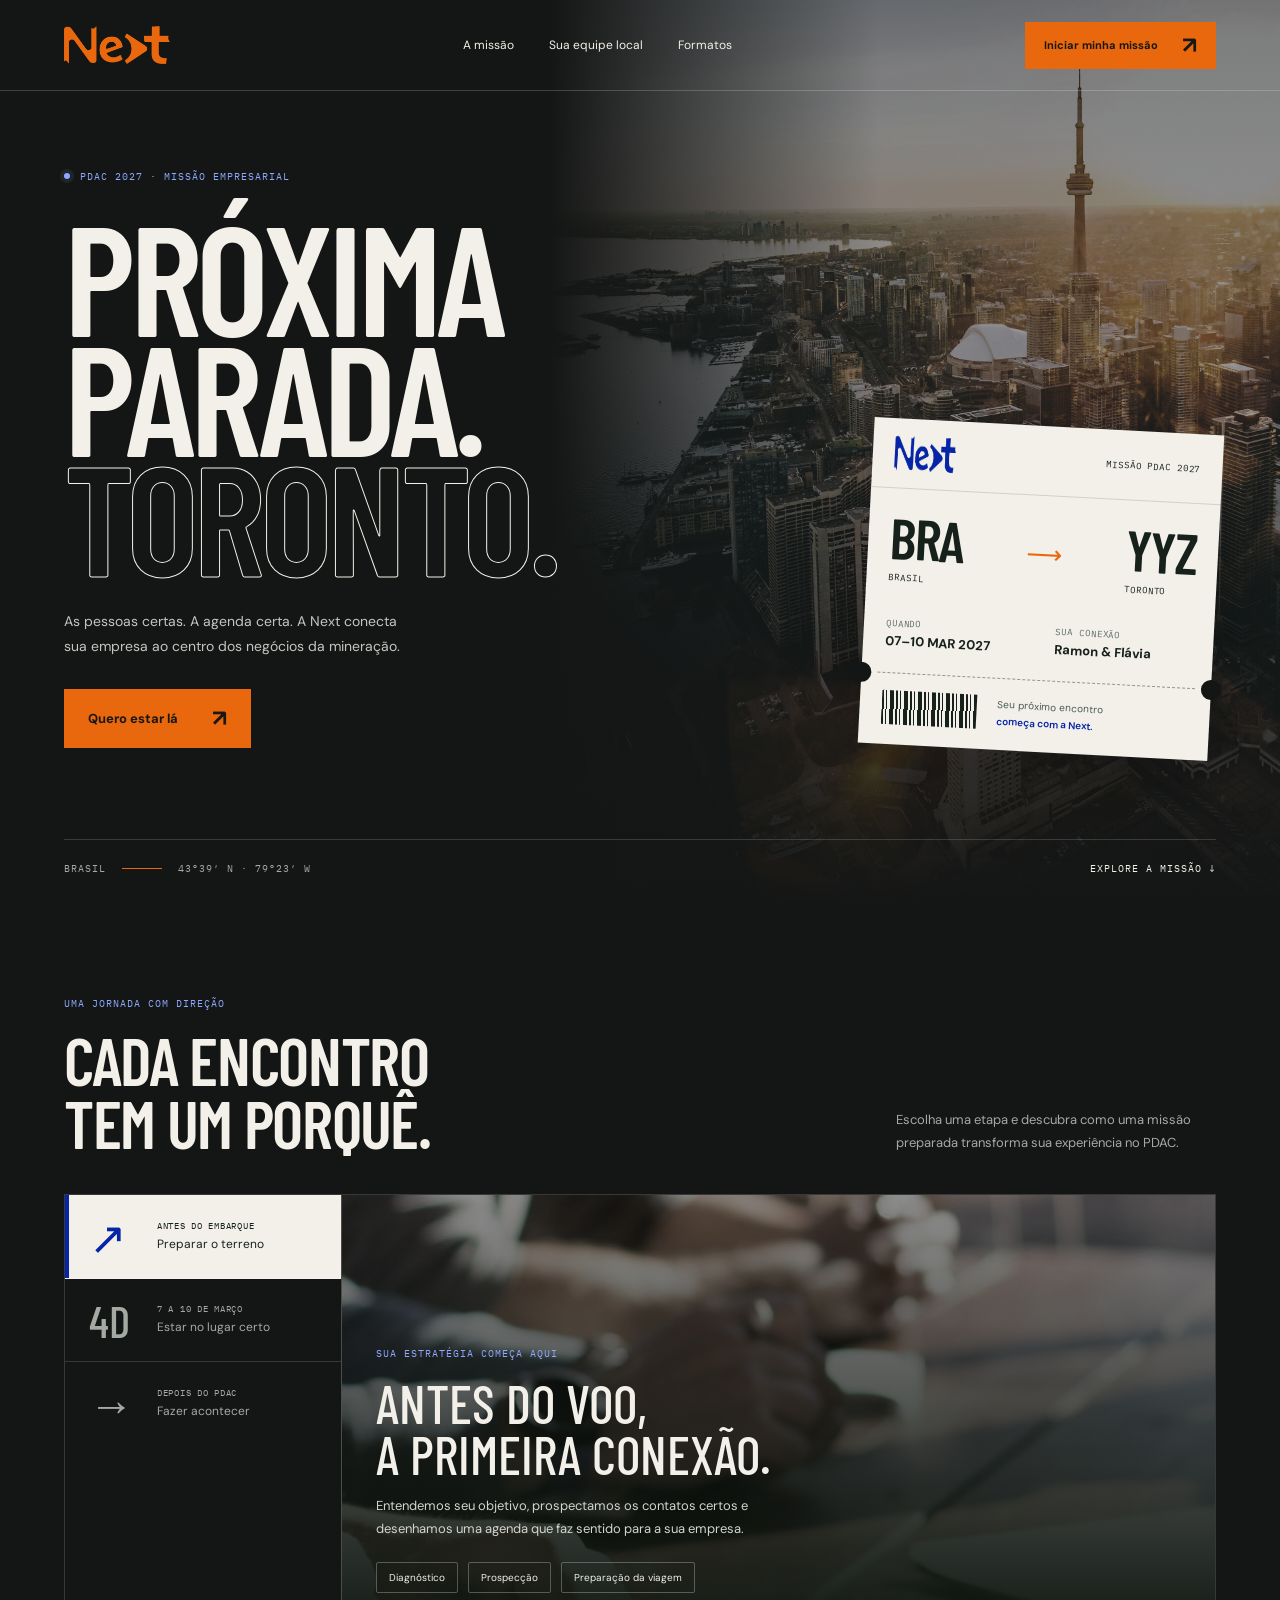
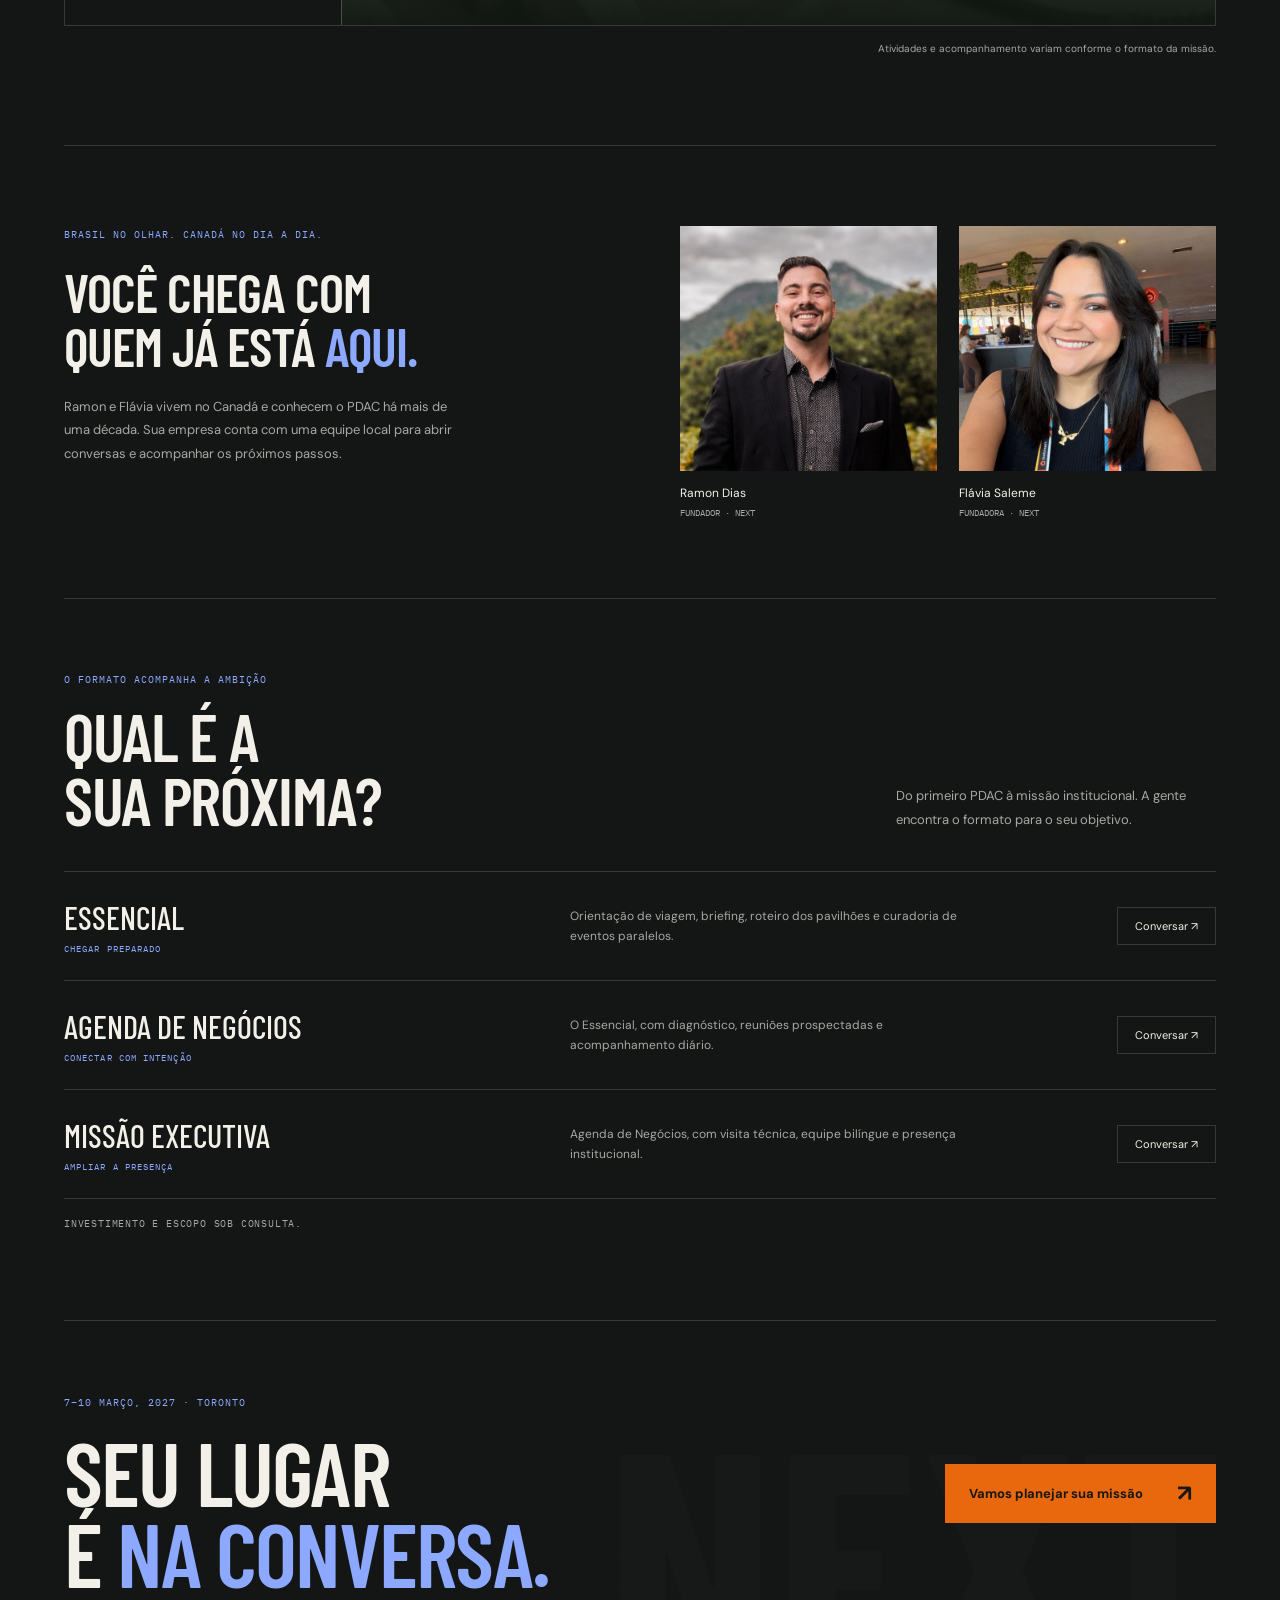
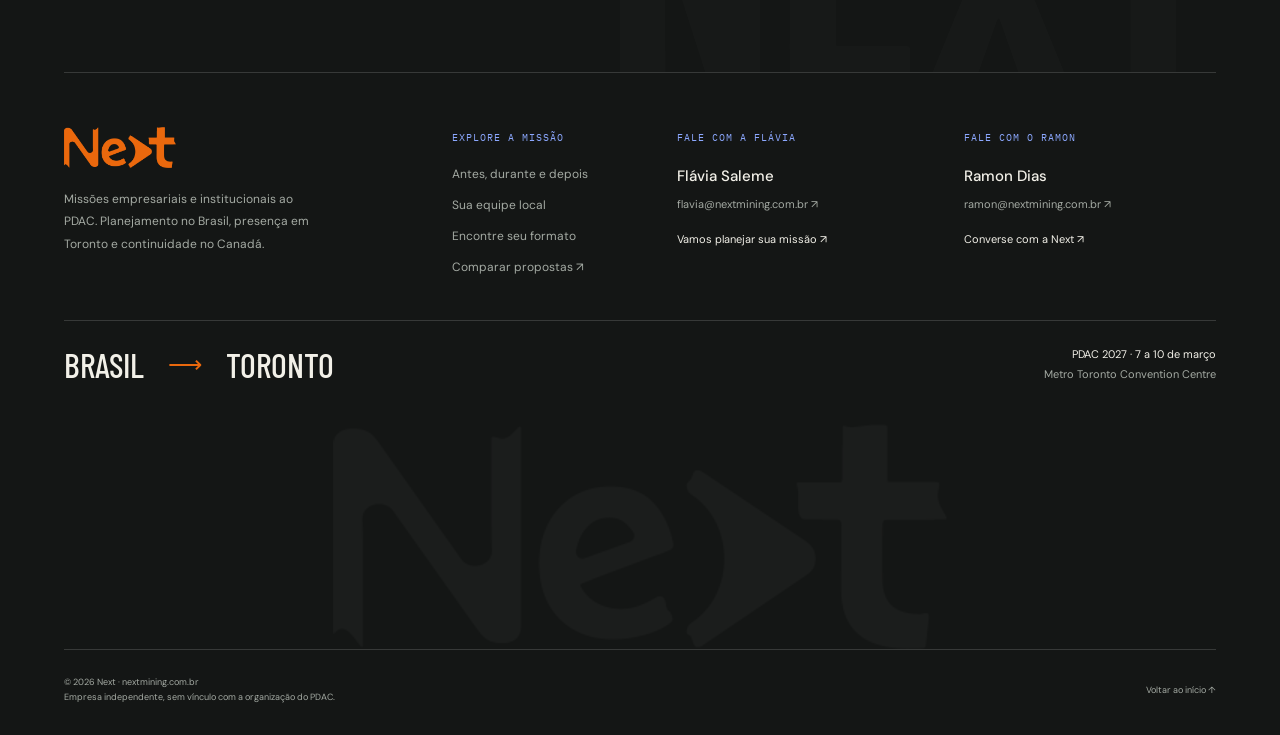
<file: atlas.html>
<!doctype html>
<html lang="pt-BR">
  <head>
    <meta charset="utf-8" />
    <meta name="viewport" content="width=device-width, initial-scale=1" />
    <title>Next · Destino Toronto</title>
    <meta
      name="description"
      content="PDAC 2027. Quatro dias em Toronto, uma missão de negócios desenhada pela Next para sua empresa."
    />
    <link rel="preconnect" href="https://fonts.googleapis.com" />
    <link rel="preconnect" href="https://fonts.gstatic.com" crossorigin />
    <link
      href="https://fonts.googleapis.com/css2?family=Barlow+Condensed:wght@500;600;700&family=DM+Sans:wght@400;500;600;650;700&family=IBM+Plex+Mono:wght@400;500&display=swap"
      rel="stylesheet"
    />
    <link rel="stylesheet" href="concept-contact.css" />
    <style>
      :root {
        --bg: #141615;
        --surface: #1d201e;
        --line: #ffffff26;
        --text: #f2f0e8;
        --muted: #a4aaa3;
        --orange: #ea680d;
        --blue: #0624a6;
        --electric: #8ca8ff;
        --font: "DM Sans", sans-serif;
        --display: "Barlow Condensed", sans-serif;
        --mono: "IBM Plex Mono", monospace;
      }
      * {
        box-sizing: border-box;
      }
      html {
        scroll-behavior: smooth;
        scroll-padding-top: 90px;
      }
      body {
        margin: 0;
        background: var(--bg);
        color: var(--text);
        font-family: var(--font);
        -webkit-font-smoothing: antialiased;
      }
      a {
        color: inherit;
        text-decoration: none;
      }
      button {
        font: inherit;
        cursor: pointer;
      }
      img {
        display: block;
        max-width: 100%;
      }
      button:focus-visible,
      a:focus-visible {
        outline: 2px solid var(--electric);
        outline-offset: 5px;
      }
      ::selection {
        background: var(--orange);
        color: #111;
      }
      .wrap {
        width: min(1600px, 100%);
        padding: 0 64px;
        margin: auto;
      }
      .mono {
        font: 400 10px/1.7 var(--mono);
        text-transform: uppercase;
        letter-spacing: 0.1em;
      }
      .brand img {
        width: 106px;
        height: auto;
      }
      .topbar {
        height: 91px;
        position: absolute;
        inset: 0 0 auto;
        z-index: 5;
        border-bottom: 1px solid #ffffff30;
      }
      .nav {
        height: 100%;
        display: flex;
        justify-content: space-between;
        align-items: center;
        gap: 30px;
      }
      .nav-links {
        display: flex;
        gap: 35px;
        font-size: 12px;
      }
      .nav-links a:hover {
        color: var(--electric);
      }
      .button {
        display: inline-flex;
        align-items: center;
        justify-content: center;
        gap: 34px;
        padding: 17px 23px;
        background: var(--orange);
        color: #171714;
        border: 1px solid var(--orange);
        font-size: 13px;
        font-weight: 700;
        transition:
          transform 0.2s,
          background 0.2s;
      }
      .button:hover {
        background: #ff8c3b;
        transform: translateY(-2px);
      }
      .button .arrow {
        font-size: 23px;
        line-height: 1;
      }
      .nav .button {
        padding: 11px 18px;
        font-size: 11px;
        gap: 24px;
      }
      .outline {
        background: transparent;
        color: var(--text);
        border-color: var(--line);
      }
      .outline:hover {
        background: var(--text);
        color: var(--bg);
        border-color: var(--text);
      }
      .hero {
        position: relative;
        min-height: 850px;
        min-height: 100svh;
        display: flex;
        flex-direction: column;
        overflow: hidden;
      }
      .hero-photo {
        position: absolute;
        inset: 0 0 0 43%;
        z-index: 0;
      }
      .hero-photo img {
        height: 100%;
        width: 100%;
        object-fit: cover;
        object-position: 55% 48%;
        filter: saturate(0.6) brightness(0.75);
      }
      .hero-photo::after {
        content: "";
        position: absolute;
        inset: 0;
        background:
          linear-gradient(90deg, var(--bg), #14161526 45%),
          linear-gradient(0deg, var(--bg) 0%, transparent 45%, #14161544);
      }
      .hero-grid {
        position: relative;
        z-index: 1;
        display: grid;
        grid-template-columns: 1.32fr 1fr;
        gap: 64px;
        padding-top: 157px;
        padding-bottom: 80px;
        flex: 1;
        align-items: center;
      }
      .eyebrow {
        display: flex;
        align-items: center;
        gap: 10px;
        color: var(--electric);
      }
      .eyebrow i {
        width: 6px;
        height: 6px;
        background: currentColor;
        box-shadow: 0 0 0 4px #8ca8ff18;
        border-radius: 50%;
      }
      .hero h1 {
        font: 600 clamp(110px, 12.2vw, 190px)/0.77 var(--display);
        letter-spacing: -0.035em;
        text-transform: uppercase;
        margin: 30px 0 33px;
      }
      .hero h1 span {
        display: block;
      }
      .hero h1 .destination {
        color: transparent;
        -webkit-text-stroke: 1px var(--text);
      }
      .hero p {
        max-width: 350px;
        color: #c2c6bf;
        font-size: 14px;
        line-height: 1.8;
        margin: 0 0 30px;
      }
      .hero-bottom {
        position: relative;
        z-index: 1;
        display: flex;
        align-items: center;
        justify-content: space-between;
        border-top: 1px solid var(--line);
        padding: 20px 0 23px;
        color: var(--muted);
      }
      .hero-bottom .scroll {
        color: var(--text);
      }
      .coordinates {
        display: flex;
        align-items: center;
        gap: 16px;
      }
      .coordinates span {
        display: block;
        width: 40px;
        height: 1px;
        background: var(--orange);
      }
      .boarding {
        position: relative;
        align-self: end;
        justify-self: end;
        margin-bottom: 7px;
        width: 100%;
        max-width: 350px;
        background: var(--text);
        color: #17211c;
        box-shadow: 0 25px 80px #0004;
        transform: rotate(3deg);
        transition: transform 0.5s;
      }
      .boarding:hover {
        transform: rotate(0);
      }
      .boarding-top {
        display: flex;
        justify-content: space-between;
        padding: 17px 22px;
        border-bottom: 1px solid #14211c25;
        align-items: center;
      }
      .boarding-top img {
        width: 61px;
      }
      .boarding-top .mono {
        font-size: 9px;
      }
      .boarding-body {
        padding: 23px 22px 20px;
      }
      .boarding-route {
        display: flex;
        justify-content: space-between;
        align-items: center;
      }
      .boarding-route strong {
        font: 600 57px/0.9 var(--display);
        letter-spacing: -0.03em;
      }
      .boarding-route span {
        font-size: 25px;
        color: var(--orange);
      }
      .boarding-route small {
        display: block;
        font: 400 9px var(--mono);
        margin-top: 7px;
        letter-spacing: 0.1em;
      }
      .boarding-dates {
        display: grid;
        grid-template-columns: 1.1fr 1fr;
        gap: 20px;
        margin-top: 28px;
      }
      .boarding-dates strong {
        display: block;
        font-size: 13px;
        line-height: 1.6;
      }
      .boarding-dates .mono {
        font-size: 9px;
        color: #616d66;
      }
      .boarding-divider {
        position: relative;
        border-top: 1px dashed #15231d70;
        margin: 0 16px;
      }
      .boarding-divider::before,
      .boarding-divider::after {
        content: "";
        position: absolute;
        top: -10px;
        width: 20px;
        height: 20px;
        background: var(--bg);
        border-radius: 50%;
      }
      .boarding-divider::before {
        left: -26px;
      }
      .boarding-divider::after {
        right: -26px;
      }
      .boarding-bottom {
        padding: 17px 22px 20px;
        display: flex;
        align-items: center;
        gap: 20px;
      }
      .barcode {
        height: 34px;
        width: 95px;
        background: repeating-linear-gradient(
          90deg,
          #17211c 0 2px,
          transparent 2px 4px,
          #17211c 4px 5px,
          transparent 5px 8px,
          #17211c 8px 12px,
          transparent 12px 14px
        );
      }
      .boarding-bottom span {
        font-size: 10px;
        color: #495a50;
        line-height: 1.7;
      }
      .boarding-bottom b {
        color: var(--blue);
        display: block;
        font-weight: 600;
      }
      .mission {
        padding-top: 95px;
        padding-bottom: 88px;
      }
      .section-top {
        display: flex;
        justify-content: space-between;
        gap: 40px;
        align-items: end;
        margin-bottom: 40px;
      }
      .section-top h2 {
        font: 600 clamp(49px, 5.2vw, 79px)/0.95 var(--display);
        letter-spacing: -0.02em;
        text-transform: uppercase;
        margin: 16px 0 0;
      }
      .section-top > p {
        max-width: 320px;
        font-size: 13px;
        line-height: 1.8;
        color: var(--muted);
        margin: 0;
      }
      .timeline {
        display: grid;
        grid-template-columns: 0.48fr 1.52fr;
        border: 1px solid var(--line);
      }
      .day-tabs {
        display: flex;
        flex-direction: column;
      }
      .day-tab {
        display: grid;
        grid-template-columns: 50px 1fr;
        gap: 18px;
        align-items: center;
        text-align: left;
        border: 0;
        border-bottom: 1px solid var(--line);
        padding: 21px 24px;
        background: transparent;
        color: var(--muted);
        transition:
          background 0.2s,
          color 0.2s;
      }
      .day-tab:last-child {
        border-bottom: 0;
      }
      .day-tab strong {
        font: 500 45px/0.9 var(--display);
      }
      .day-tab span {
        font-size: 12px;
        line-height: 1.6;
      }
      .day-tab small {
        font: 400 9px var(--mono);
        display: block;
        margin-bottom: 4px;
        letter-spacing: 0.08em;
      }
      .day-tab[aria-selected="true"] {
        background: var(--text);
        color: #18221d;
        box-shadow: inset 4px 0 var(--blue);
      }
      .day-tab[aria-selected="true"] strong {
        color: var(--blue);
      }
      .day-panel {
        position: relative;
        border-left: 1px solid var(--line);
        min-height: 430px;
        overflow: hidden;
        background: #292f29;
      }
      .day-panel > img {
        position: absolute;
        inset: 0;
        width: 100%;
        height: 100%;
        object-fit: cover;
        filter: brightness(0.55) saturate(0.65);
        transition: opacity 0.25s;
      }
      .day-panel::after {
        content: "";
        position: absolute;
        inset: 0;
        background: linear-gradient(0deg, #101711f5, transparent 100%);
      }
      .day-info {
        position: absolute;
        bottom: 32px;
        left: 34px;
        right: 34px;
        z-index: 1;
      }
      .day-info h3 {
        font: 500 53px/0.95 var(--display);
        text-transform: uppercase;
        margin: 16px 0;
      }
      .day-info > p {
        max-width: 430px;
        color: #d2d5cf;
        font-size: 13px;
        line-height: 1.75;
        margin: 0 0 22px;
      }
      .day-info .mono {
        color: var(--electric);
      }
      .day-info .agenda-items {
        display: flex;
        gap: 10px;
        flex-wrap: wrap;
      }
      .agenda-items span {
        font-size: 10px;
        padding: 8px 12px;
        border: 1px solid #ffffff45;
        border-radius: 2px;
      }
      .agenda-note {
        font-size: 10px;
        line-height: 1.7;
        color: var(--muted);
        margin: 14px 0 0;
        text-align: right;
      }
      .team {
        display: grid;
        grid-template-columns: 1fr 1fr;
        gap: 80px;
        padding: 80px 0;
        border-top: 1px solid var(--line);
      }
      .team h2 {
        font: 600 clamp(43px, 4.2vw, 64px)/1 var(--display);
        letter-spacing: -0.02em;
        text-transform: uppercase;
        margin: 22px 0;
      }
      .team h2 span {
        color: var(--electric);
      }
      .team p {
        font-size: 13px;
        line-height: 1.8;
        color: var(--muted);
        max-width: 410px;
      }
      .team-people {
        display: grid;
        grid-template-columns: 1fr 1fr;
        gap: 22px;
      }
      .team-people figure {
        margin: 0;
        position: relative;
        overflow: hidden;
      }
      .team-people img {
        width: 100%;
        height: 245px;
        object-fit: cover;
        transition: transform 0.3s ease;
      }
      .team-people figure {
        transition: transform 0.3s ease;
      }
      @media (hover: hover) {
        .team-people figure:hover {
          transform: translateY(-6px);
        }
      }
      @media (hover: hover) {
        .team-people figure:hover img {
          transform: scale(1.035);
        }
      }
      .team-people figcaption {
        padding-top: 14px;
        font-size: 12px;
      }
      .team-people small {
        display: block;
        font: 400 9px var(--mono);
        text-transform: uppercase;
        color: var(--muted);
        margin-top: 6px;
      }
      .choose {
        padding: 72px 0 90px;
        border-top: 1px solid var(--line);
      }
      .package-list {
        border-top: 1px solid var(--line);
      }
      .package-row {
        display: grid;
        grid-template-columns: 1.15fr 1.25fr auto;
        gap: 30px;
        align-items: center;
        padding: 26px 0;
        border-bottom: 1px solid var(--line);
      }
      .package-row h3 {
        font: 500 32px var(--display);
        text-transform: uppercase;
        margin: 0;
      }
      .package-row p {
        font-size: 12px;
        line-height: 1.7;
        color: var(--muted);
        max-width: 390px;
        margin: 0;
      }
      .package-row button {
        border: 1px solid var(--line);
        padding: 11px 17px;
        background: transparent;
        color: var(--text);
        font-size: 11px;
        white-space: nowrap;
      }
      .package-row button:hover {
        color: var(--electric);
        border-color: var(--electric);
      }
      .package-label {
        display: block;
        font: 400 9px var(--mono);
        color: var(--electric);
        text-transform: uppercase;
        letter-spacing: 0.12em;
        margin-top: 7px;
      }
      .consult {
        font: 400 10px var(--mono);
        text-transform: uppercase;
        letter-spacing: 0.08em;
        color: var(--muted);
        margin-top: 18px;
      }
      .final {
        position: relative;
        padding: 73px 0 80px;
        overflow: hidden;
        border-top: 1px solid var(--line);
      }
      .final::after {
        content: "NEXT";
        position: absolute;
        right: -15px;
        bottom: -80px;
        font: 700 330px var(--display);
        color: #ffffff03;
        pointer-events: none;
      }
      .final-grid {
        display: flex;
        align-items: center;
        justify-content: space-between;
        gap: 40px;
        position: relative;
        z-index: 1;
      }
      .final h2 {
        font: 600 clamp(65px, 7vw, 105px)/0.9 var(--display);
        letter-spacing: -0.02em;
        text-transform: uppercase;
        margin: 20px 0 0;
      }
      .final h2 span {
        color: var(--electric);
      }
      .final .button {
        flex-shrink: 0;
      }
      .footer {
        display: flex;
        justify-content: space-between;
        align-items: start;
        padding: 28px 0;
        gap: 30px;
        border-top: 1px solid var(--line);
        font-size: 10px;
        color: var(--muted);
      }
      .footer .contacts {
        display: flex;
        gap: 24px;
        flex-wrap: wrap;
      }
      .footer p {
        font-size: 9px;
        line-height: 1.7;
        margin: 12px 0 0;
      }
      .footer a:hover {
        color: var(--text);
      }
      .reveal {
        opacity: 0;
        transform: translateY(20px);
        transition:
          opacity 0.75s,
          transform 0.75s;
      }
      .reveal.visible {
        opacity: 1;
        transform: none;
      }
      @media (min-width: 1700px) {
        .hero-grid {
          padding-top: 190px;
          padding-bottom: 105px;
        }
        .hero h1 {
          font-size: 210px;
        }
        .boarding {
          max-width: 390px;
        }
      }
      @media (max-width: 1050px) {
        .wrap {
          padding-left: 32px;
          padding-right: 32px;
        }
        .hero-grid {
          gap: 30px;
          grid-template-columns: 1.2fr 1fr;
        }
        .hero h1 {
          font-size: 130px;
        }
        .boarding {
          max-width: 315px;
        }
        .team {
          gap: 45px;
        }
        .day-tab {
          padding: 23px 17px;
          gap: 9px;
        }
        .day-panel {
          min-height: 450px;
        }
        .package-row {
          grid-template-columns: 1fr 1fr auto;
        }
      }
      @media (max-width: 700px) {
        html {
          scroll-padding-top: 25px;
        }
        .wrap {
          padding-left: 22px;
          padding-right: 22px;
        }
        .topbar {
          height: 78px;
        }
        .brand img {
          width: 86px;
        }
        .nav-links {
          display: none;
        }
        .nav .button {
          padding: 11px 13px;
          gap: 14px;
          font-size: 10px;
        }
        .hero {
          min-height: auto;
        }
        .hero-photo {
          inset: 78px 0 0 12%;
          max-height: 760px;
        }
        .hero-photo::after {
          background:
            linear-gradient(90deg, var(--bg), #14161535 65%),
            linear-gradient(0deg, var(--bg), transparent 50%);
        }
        .hero-grid {
          display: block;
          padding-top: 127px;
          padding-bottom: 40px;
        }
        .hero h1 {
          font-size: clamp(112px, 25vw, 160px);
          margin: 25px 0 28px;
        }
        .hero p {
          font-size: 13px;
          max-width: 290px;
        }
        .hero .button {
          font-size: 12px;
          padding: 16px 21px;
        }
        .eyebrow {
          font-size: 9px;
        }
        .boarding {
          margin: 50px 2px 10px auto;
          max-width: 290px;
          transform: rotate(2deg);
        }
        .boarding-top {
          padding: 15px 19px;
        }
        .boarding-body {
          padding: 20px;
        }
        .boarding-route strong {
          font-size: 50px;
        }
        .boarding-dates {
          margin-top: 22px;
        }
        .boarding-bottom {
          padding: 15px 20px;
        }
        .hero-bottom {
          padding-top: 18px;
          padding-bottom: 18px;
          font-size: 8px;
        }
        .coordinates {
          gap: 10px;
        }
        .coordinates span {
          width: 20px;
        }
        .hero-bottom .scroll {
          max-width: 90px;
          text-align: right;
        }
        .mission {
          padding-top: 65px;
          padding-bottom: 55px;
        }
        .section-top {
          display: block;
          margin-bottom: 25px;
        }
        .section-top h2 {
          font-size: 54px;
        }
        .section-top > p {
          margin: 22px 0 0;
          font-size: 12px;
        }
        .timeline {
          display: block;
        }
        .day-tabs {
          display: grid;
          grid-template-columns: repeat(3, 1fr);
        }
        .day-tab {
          padding: 17px 7px;
          display: block;
          text-align: center;
          border-bottom: 1px solid var(--line);
          border-right: 1px solid var(--line);
        }
        .day-tab:last-child {
          border-right: 0;
          border-bottom: 1px solid var(--line);
        }
        .day-tab strong {
          font-size: 32px;
          display: block;
          margin-bottom: 9px;
        }
        .day-tab small {
          font-size: 8px;
        }
        .day-tab span {
          font-size: 10px;
        }
        .day-tab[aria-selected="true"] {
          box-shadow: inset 0 -3px var(--blue);
        }
        .day-panel {
          border: 0;
          min-height: 420px;
        }
        .day-info {
          bottom: 25px;
          left: 23px;
          right: 23px;
        }
        .day-info h3 {
          font-size: 45px;
        }
        .day-info > p {
          font-size: 12px;
        }
        .day-info .mono {
          font-size: 9px;
        }
        .agenda-items {
          gap: 7px !important;
        }
        .agenda-items span {
          font-size: 9px;
          padding: 7px 9px;
        }
        .agenda-note {
          font-size: 9px;
          text-align: left;
        }
        .team {
          display: block;
          padding: 55px 0;
        }
        .team h2 {
          font-size: 48px;
        }
        .team p {
          font-size: 12px;
        }
        .team-people {
          margin-top: 30px;
          gap: 16px;
        }
        .team-people img {
          height: auto;
          aspect-ratio: 0.8;
        }
        .choose {
          padding: 55px 0;
        }
        .choose .section-top h2 {
          font-size: 49px;
        }
        .package-row {
          grid-template-columns: 1fr auto;
          gap: 12px 20px;
          padding: 24px 0;
        }
        .package-row h3 {
          font-size: 29px;
        }
        .package-row p {
          grid-row: 2;
          grid-column: 1/-1;
          font-size: 12px;
        }
        .package-row button {
          grid-column: 2;
          grid-row: 1;
          font-size: 10px;
          padding: 11px 12px;
        }
        .package-label {
          font-size: 8px;
        }
        .consult {
          font-size: 8px;
        }
        .final {
          padding: 55px 0 65px;
        }
        .final-grid {
          display: block;
        }
        .final h2 {
          font-size: 70px;
        }
        .final .button {
          margin-top: 30px;
        }
        .final::after {
          font-size: 210px;
          bottom: -45px;
        }
        .footer {
          display: block;
        }
        .footer .contacts {
          gap: 15px;
          flex-direction: column;
        }
        .footer > a {
          display: inline-block;
          margin-top: 22px;
        }
        .footer p {
          max-width: 260px;
        }
      }
      @media (prefers-reduced-motion: reduce) {
        html {
          scroll-behavior: auto;
        }
        .reveal {
          opacity: 1;
          transform: none;
        }
        * {
          transition: none !important;
          animation: none !important;
        }
      }

      .footer {
        display: block;
        padding: 0;
        border-top: 1px solid var(--line);
      }
      .footer-main {
        display: grid;
        grid-template-columns: 1.4fr 0.75fr 1fr 1fr;
        gap: 36px;
        padding: 54px 0 45px;
      }
      .footer-brand img {
        width: 112px;
        height: auto;
      }
      .footer .footer-brand p {
        font-size: 12px;
        line-height: 1.85;
        max-width: 245px;
        margin: 20px 0 0;
        color: var(--muted);
      }
      .footer h3 {
        font: 400 10px var(--mono);
        text-transform: uppercase;
        letter-spacing: 0.1em;
        color: var(--electric);
        margin: 4px 0 22px;
      }
      .footer-nav {
        display: grid;
        align-content: start;
        gap: 15px;
      }
      .footer-nav h3 {
        margin-bottom: 7px;
      }
      .footer-nav a {
        font-size: 12px;
        color: var(--muted);
        width: fit-content;
      }
      .footer-contact > a {
        font-size: 11px;
        color: var(--muted);
        overflow-wrap: anywhere;
      }
      .footer-contact strong {
        display: block;
        color: var(--text);
        font-size: 15px;
        margin: 0 0 11px;
        font-weight: 500;
      }
      .footer-contact button {
        display: block;
        border: 0;
        padding: 12px 0;
        margin-top: 9px;
        background: transparent;
        color: var(--text);
        font-size: 11px;
        text-align: left;
      }
      .footer-contact button:hover {
        color: var(--electric);
      }
      .footer-flight {
        display: flex;
        align-items: center;
        justify-content: space-between;
        gap: 35px;
        padding: 24px 0;
        border-top: 1px solid var(--line);
      }
      .footer-route {
        display: flex;
        align-items: center;
        gap: 24px;
      }
      .footer-route strong {
        font: 500 34px/1 var(--display);
        color: var(--text);
      }
      .footer-route span {
        color: var(--orange);
        font-size: 24px;
      }
      .footer-flight .mono {
        color: var(--muted);
        font-size: 9px;
      }
      .footer-flight .footer-dates {
        color: var(--text);
        text-align: right;
        font-size: 11px;
        line-height: 1.8;
      }
      .footer-dates span {
        color: var(--muted);
      }
      .footer-mark {
        padding: 15px 0 0;
        overflow: hidden;
      }
      .footer-mark img {
        width: 100%;
        height: auto;
        max-height: 225px;
        object-fit: contain;
        opacity: 0.07;
        filter: grayscale(1);
      }
      .footer-bottom {
        display: flex;
        align-items: center;
        justify-content: space-between;
        gap: 20px;
        padding: 25px 0 30px;
        border-top: 1px solid var(--line);
        font-size: 9px;
        line-height: 1.8;
      }
      .footer-bottom p {
        margin: 0;
        max-width: 430px;
      }
      .footer-bottom a {
        white-space: nowrap;
      }
      @media (max-width: 1050px) {
        .footer-main {
          grid-template-columns: 1.2fr 1fr;
          gap: 35px 45px;
        }
      }
      @media (max-width: 700px) {
        .footer-main {
          padding: 40px 0 30px;
          gap: 32px 20px;
        }
        .footer-brand {
          grid-column: 1 / -1;
        }
        .footer .footer-brand p {
          max-width: 290px;
          margin-top: 15px;
        }
        .footer-main > .footer-contact:last-child {
          grid-column: 1 / -1;
        }
        .footer-nav {
          gap: 5px;
        }
        .footer-nav a {
          padding: 10px 0;
        }
        .footer h3 {
          font-size: 9px;
        }
        .footer-contact > a {
          display: inline-block;
          padding: 7px 0;
          font-size: 10px;
        }
        .footer-contact strong {
          font-size: 13px;
          margin-bottom: 5px;
        }
        .footer-flight {
          gap: 20px;
          padding: 22px 0;
        }
        .footer-route {
          gap: 12px;
        }
        .footer-route strong {
          font-size: 27px;
        }
        .footer-flight .footer-dates {
          font-size: 10px;
        }
        .footer-mark {
          padding: 15px 0;
        }
        .footer-mark img {
          max-height: 130px;
        }
        .footer-bottom {
          flex-wrap: wrap;
          padding: 22px 0 28px;
          gap: 15px;
        }
        .footer-bottom p {
          max-width: 270px;
        }
      }
    </style>
  </head>
  <body data-concept="Atlas" class="dark-concept">
    <header class="topbar">
      <div class="wrap nav">
        <a class="brand" href="atlas.html" aria-label="Next, início"
          ><img
            src="img/logo-next-orange.png"
            alt="Next"
            width="106"
            height="60"
        /></a>
        <nav class="nav-links" aria-label="Navegação">
          <a href="#agenda">A missão</a><a href="#equipe">Sua equipe local</a
          ><a href="#formatos">Formatos</a>
        </nav>
        <button class="button" data-contact>
          Iniciar minha missão <span class="arrow" aria-hidden="true">↗</span>
        </button>
      </div>
    </header>
    <main>
      <section class="hero">
        <div class="hero-photo" aria-hidden="true">
          <img
            src="img/toronto-atlas.jpg"
            alt=""
            width="1100"
            height="1650"
            fetchpriority="high"
          />
        </div>
        <div class="wrap hero-grid">
          <div>
            <div class="eyebrow mono">
              <i aria-hidden="true"></i>PDAC 2027 · Missão empresarial
            </div>
            <h1>
              <span>Próxima</span><span>parada.</span
              ><span class="destination">Toronto.</span>
            </h1>
            <p>
              As pessoas certas. A agenda certa. A Next conecta sua empresa ao
              centro dos negócios da mineração.
            </p>
            <button class="button" data-contact>
              Quero estar lá <span class="arrow" aria-hidden="true">↗</span>
            </button>
          </div>
          <div class="boarding" aria-label="Informações da missão">
            <div class="boarding-top">
              <img
                src="img/logo-next-blue.png"
                alt="Next"
                width="61"
                height="35"
              /><span class="mono">Missão PDAC 2027</span>
            </div>
            <div class="boarding-body">
              <div class="boarding-route">
                <div><strong>BRA</strong><small>BRASIL</small></div>
                <span aria-hidden="true">⟶</span>
                <div><strong>YYZ</strong><small>TORONTO</small></div>
              </div>
              <div class="boarding-dates">
                <div>
                  <span class="mono">Quando</span
                  ><strong>07–10 MAR 2027</strong>
                </div>
                <div>
                  <span class="mono">Sua conexão</span
                  ><strong>Ramon & Flávia</strong>
                </div>
              </div>
            </div>
            <div class="boarding-divider"></div>
            <div class="boarding-bottom">
              <div class="barcode" aria-hidden="true"></div>
              <span>Seu próximo encontro<b>começa com a Next.</b></span>
            </div>
          </div>
        </div>
        <div class="wrap">
          <div class="hero-bottom mono">
            <div class="coordinates">
              BRASIL <span aria-hidden="true"></span> 43°39′ N · 79°23′ W
            </div>
            <a class="scroll" href="#agenda">Explore a missão ↓</a>
          </div>
        </div>
      </section>
      <section class="mission wrap" id="agenda">
        <div class="section-top reveal">
          <div>
            <div class="eyebrow mono">Uma jornada com direção</div>
            <h2>Cada encontro<br />tem um porquê.</h2>
          </div>
          <p>
            Escolha uma etapa e descubra como uma missão preparada transforma
            sua experiência no PDAC.
          </p>
        </div>
        <div class="timeline reveal">
          <div
            class="day-tabs"
            role="tablist"
            aria-label="Etapas da missão"
            aria-orientation="vertical"
          >
            <button
              id="tab-antes"
              class="day-tab"
              role="tab"
              aria-selected="true"
              aria-controls="agenda-panel"
              tabindex="0"
              data-stage="antes"
            >
              <strong>↗</strong
              ><span
                ><small>ANTES DO EMBARQUE</small>Preparar o terreno</span
              ></button
            ><button
              id="tab-durante"
              class="day-tab"
              role="tab"
              aria-selected="false"
              aria-controls="agenda-panel"
              tabindex="-1"
              data-stage="durante"
            >
              <strong>4D</strong
              ><span
                ><small>7 A 10 DE MARÇO</small>Estar no lugar certo</span
              ></button
            ><button
              id="tab-depois"
              class="day-tab"
              role="tab"
              aria-selected="false"
              aria-controls="agenda-panel"
              tabindex="-1"
              data-stage="depois"
            >
              <strong>→</strong
              ><span><small>DEPOIS DO PDAC</small>Fazer acontecer</span>
            </button>
          </div>
          <div
            class="day-panel"
            id="agenda-panel"
            role="tabpanel"
            aria-labelledby="tab-antes"
            tabindex="0"
          >
            <img
              id="stage-photo"
              src="img/tour-reunioes.jpg?v=2"
              alt="Preparação de uma reunião de negócios"
              width="888"
              height="1333"
              loading="lazy"
            />
            <div class="day-info" aria-live="polite">
              <div id="stage-kicker" class="mono">
                Sua estratégia começa aqui
              </div>
              <h3 id="stage-title">Antes do voo,<br />a primeira conexão.</h3>
              <p id="stage-copy">
                Entendemos seu objetivo, prospectamos os contatos certos e
                desenhamos uma agenda que faz sentido para a sua empresa.
              </p>
              <div class="agenda-items" id="stage-tags">
                <span>Diagnóstico</span><span>Prospecção</span
                ><span>Preparação da viagem</span>
              </div>
            </div>
          </div>
        </div>
        <p class="agenda-note">
          Atividades e acompanhamento variam conforme o formato da missão.
        </p>
      </section>
      <div class="wrap">
        <section class="team" id="equipe">
          <div class="reveal">
            <div class="eyebrow mono">
              Brasil no olhar. Canadá no dia a dia.
            </div>
            <h2>Você chega com<br />quem já está <span>aqui.</span></h2>
            <p>
              Ramon e Flávia vivem no Canadá e conhecem o PDAC há mais de uma
              década. Sua empresa conta com uma equipe local para abrir
              conversas e acompanhar os próximos passos.
            </p>
          </div>
          <div class="team-people">
            <figure class="reveal">
              <img
                src="img/ramon.jpg"
                alt="Ramon Dias"
                width="616"
                height="616"
                loading="lazy"
              />
              <figcaption>Ramon Dias<small>Fundador · Next</small></figcaption>
            </figure>
            <figure class="reveal">
              <img
                src="img/flavia.jpg"
                alt="Flávia Saleme"
                width="640"
                height="640"
                loading="lazy"
              />
              <figcaption>
                Flávia Saleme<small>Fundadora · Next</small>
              </figcaption>
            </figure>
          </div>
        </section>
        <section class="choose" id="formatos">
          <div class="section-top reveal">
            <div>
              <div class="eyebrow mono">O formato acompanha a ambição</div>
              <h2>Qual é a<br />sua próxima?</h2>
            </div>
            <p>
              Do primeiro PDAC à missão institucional. A gente encontra o
              formato para o seu objetivo.
            </p>
          </div>
          <div class="package-list">
            <article class="package-row reveal">
              <h3>
                Essencial<span class="package-label">Chegar preparado</span>
              </h3>
              <p>
                Orientação de viagem, briefing, roteiro dos pavilhões e
                curadoria de eventos paralelos.
              </p>
              <button data-contact data-package="Experiência Essencial">
                Conversar ↗
              </button>
            </article>
            <article class="package-row reveal">
              <h3>
                Agenda de Negócios<span class="package-label"
                  >Conectar com intenção</span
                >
              </h3>
              <p>
                O Essencial, com diagnóstico, reuniões prospectadas e
                acompanhamento diário.
              </p>
              <button data-contact data-package="Agenda de Negócios">
                Conversar ↗
              </button>
            </article>
            <article class="package-row reveal">
              <h3>
                Missão Executiva<span class="package-label"
                  >Ampliar a presença</span
                >
              </h3>
              <p>
                Agenda de Negócios, com visita técnica, equipe bilíngue e
                presença institucional.
              </p>
              <button data-contact data-package="Missão Executiva">
                Conversar ↗
              </button>
            </article>
          </div>
          <div class="consult">Investimento e escopo sob consulta.</div>
        </section>
        <section class="final">
          <div class="final-grid">
            <div class="reveal">
              <div class="eyebrow mono">7–10 março, 2027 · Toronto</div>
              <h2>Seu lugar<br />é <span>na conversa.</span></h2>
            </div>
            <button class="button" data-contact>
              Vamos planejar sua missão
              <span class="arrow" aria-hidden="true">↗</span>
            </button>
          </div>
        </section>
        <footer class="footer" aria-label="Rodapé">
          <div class="footer-main">
            <div class="footer-brand">
              <a href="atlas.html" aria-label="Next, início"
                ><img
                  src="img/logo-next-orange.png"
                  alt="Next"
                  width="112"
                  height="63"
              /></a>
              <p>
                Missões empresariais e institucionais ao PDAC. Planejamento no
                Brasil, presença em Toronto e continuidade no Canadá.
              </p>
            </div>
            <nav class="footer-nav" aria-label="Atalhos do rodapé">
              <h3>Explore a missão</h3>
              <a href="#agenda">Antes, durante e depois</a>
              <a href="#equipe">Sua equipe local</a>
              <a href="#formatos">Encontre seu formato</a>
              <a href="conceitos.html">Comparar propostas ↗</a>
            </nav>
            <div class="footer-contact">
              <h3>Fale com a Flávia</h3>
              <strong>Flávia Saleme</strong>
              <a href="mailto:flavia@nextmining.com.br"
                >flavia@nextmining.com.br ↗</a
              >
              <button data-contact>Vamos planejar sua missão ↗</button>
            </div>
            <div class="footer-contact">
              <h3>Fale com o Ramon</h3>
              <strong>Ramon Dias</strong>
              <a href="mailto:ramon@nextmining.com.br"
                >ramon@nextmining.com.br ↗</a
              >
              <button data-contact>Converse com a Next ↗</button>
            </div>
          </div>
          <div class="footer-flight">
            <div class="footer-route">
              <strong>BRASIL</strong><span aria-hidden="true">⟶</span
              ><strong>TORONTO</strong>
            </div>
            <div class="footer-dates">
              PDAC 2027 · 7 a 10 de março<br /><span
                >Metro Toronto Convention Centre</span
              >
            </div>
          </div>
          <div class="footer-mark" aria-hidden="true">
            <img
              src="img/logo-next-orange.png"
              alt=""
              width="720"
              height="406"
              loading="lazy"
            />
          </div>
          <div class="footer-bottom">
            <p>
              © 2026 Next · nextmining.com.br<br />Empresa independente, sem
              vínculo com a organização do PDAC.
            </p>
            <a href="#">Voltar ao início ↑</a>
          </div>
        </footer>
      </div>
    </main>
    <script src="config.js?v=contact-20261118"></script>
    <script src="concept-contact.js"></script>
    <script>
      const stages = {
        antes: {
          kicker: "Sua estratégia começa aqui",
          title: "Antes do voo,<br>a primeira conexão.",
          copy: "Entendemos seu objetivo, prospectamos os contatos certos e desenhamos uma agenda que faz sentido para a sua empresa.",
          image: "img/tour-reunioes.jpg?v=2",
          alt: "Preparação de uma reunião de negócios",
          tags: ["Diagnóstico", "Prospecção", "Preparação da viagem"],
        },
        durante: {
          kicker: "PDAC · Toronto · 7 a 10 de março",
          title: "Quatro dias.<br>As portas certas.",
          copy: "Pavilhões, reuniões e eventos paralelos. Com a Next, você navega pelo evento com contexto, agenda e acompanhamento local.",
          image: "img/tour-estandes.jpg?v=2",
          alt: "Pavilhão de uma feira de negócios",
          tags: ["Reuniões", "Pavilhões", "Networking"],
        },
        depois: {
          kicker: "A viagem termina. A conversa continua.",
          title: "O próximo passo<br>também é nosso.",
          copy: "Organizamos os próximos passos e acompanhamos a continuidade dos contatos no Canadá, conforme o escopo da sua missão.",
          image: "img/toronto-atlas.jpg",
          alt: "Centro de Toronto visto do alto",
          tags: ["Follow-up", "Presença no Canadá", "Continuidade"],
        },
      };
      const tabs = [...document.querySelectorAll("[data-stage]")];
      function selectStage(tab) {
        const stage = stages[tab.dataset.stage];
        tabs.forEach((item) => {
          const selected = item === tab;
          item.setAttribute("aria-selected", String(selected));
          item.tabIndex = selected ? 0 : -1;
        });
        document
          .getElementById("agenda-panel")
          .setAttribute("aria-labelledby", tab.id);
        document.getElementById("stage-kicker").textContent = stage.kicker;
        document.getElementById("stage-title").innerHTML = stage.title;
        document.getElementById("stage-copy").textContent = stage.copy;
        const image = document.getElementById("stage-photo");
        image.src = stage.image;
        image.alt = stage.alt;
        document.getElementById("stage-tags").replaceChildren(
          ...stage.tags.map((text) => {
            const span = document.createElement("span");
            span.textContent = text;
            return span;
          }),
        );
      }
      tabs.forEach((tab, index) => {
        tab.addEventListener("click", () => selectStage(tab));
        tab.addEventListener("keydown", (event) => {
          const keys = [
            "ArrowDown",
            "ArrowRight",
            "ArrowUp",
            "ArrowLeft",
            "Home",
            "End",
          ];
          if (!keys.includes(event.key)) return;
          event.preventDefault();
          let next = index;
          if (event.key === "Home") next = 0;
          else if (event.key === "End") next = tabs.length - 1;
          else
            next =
              (index +
                (["ArrowDown", "ArrowRight"].includes(event.key) ? 1 : -1) +
                tabs.length) %
              tabs.length;
          tabs[next].focus();
          selectStage(tabs[next]);
        });
      });
      const tabMedia = matchMedia("(max-width:700px)");
      function setOrientation() {
        document
          .querySelector('[role="tablist"]')
          .setAttribute(
            "aria-orientation",
            tabMedia.matches ? "horizontal" : "vertical",
          );
      }
      tabMedia.addEventListener("change", setOrientation);
      setOrientation();
    </script>
  </body>
</html>
</file>
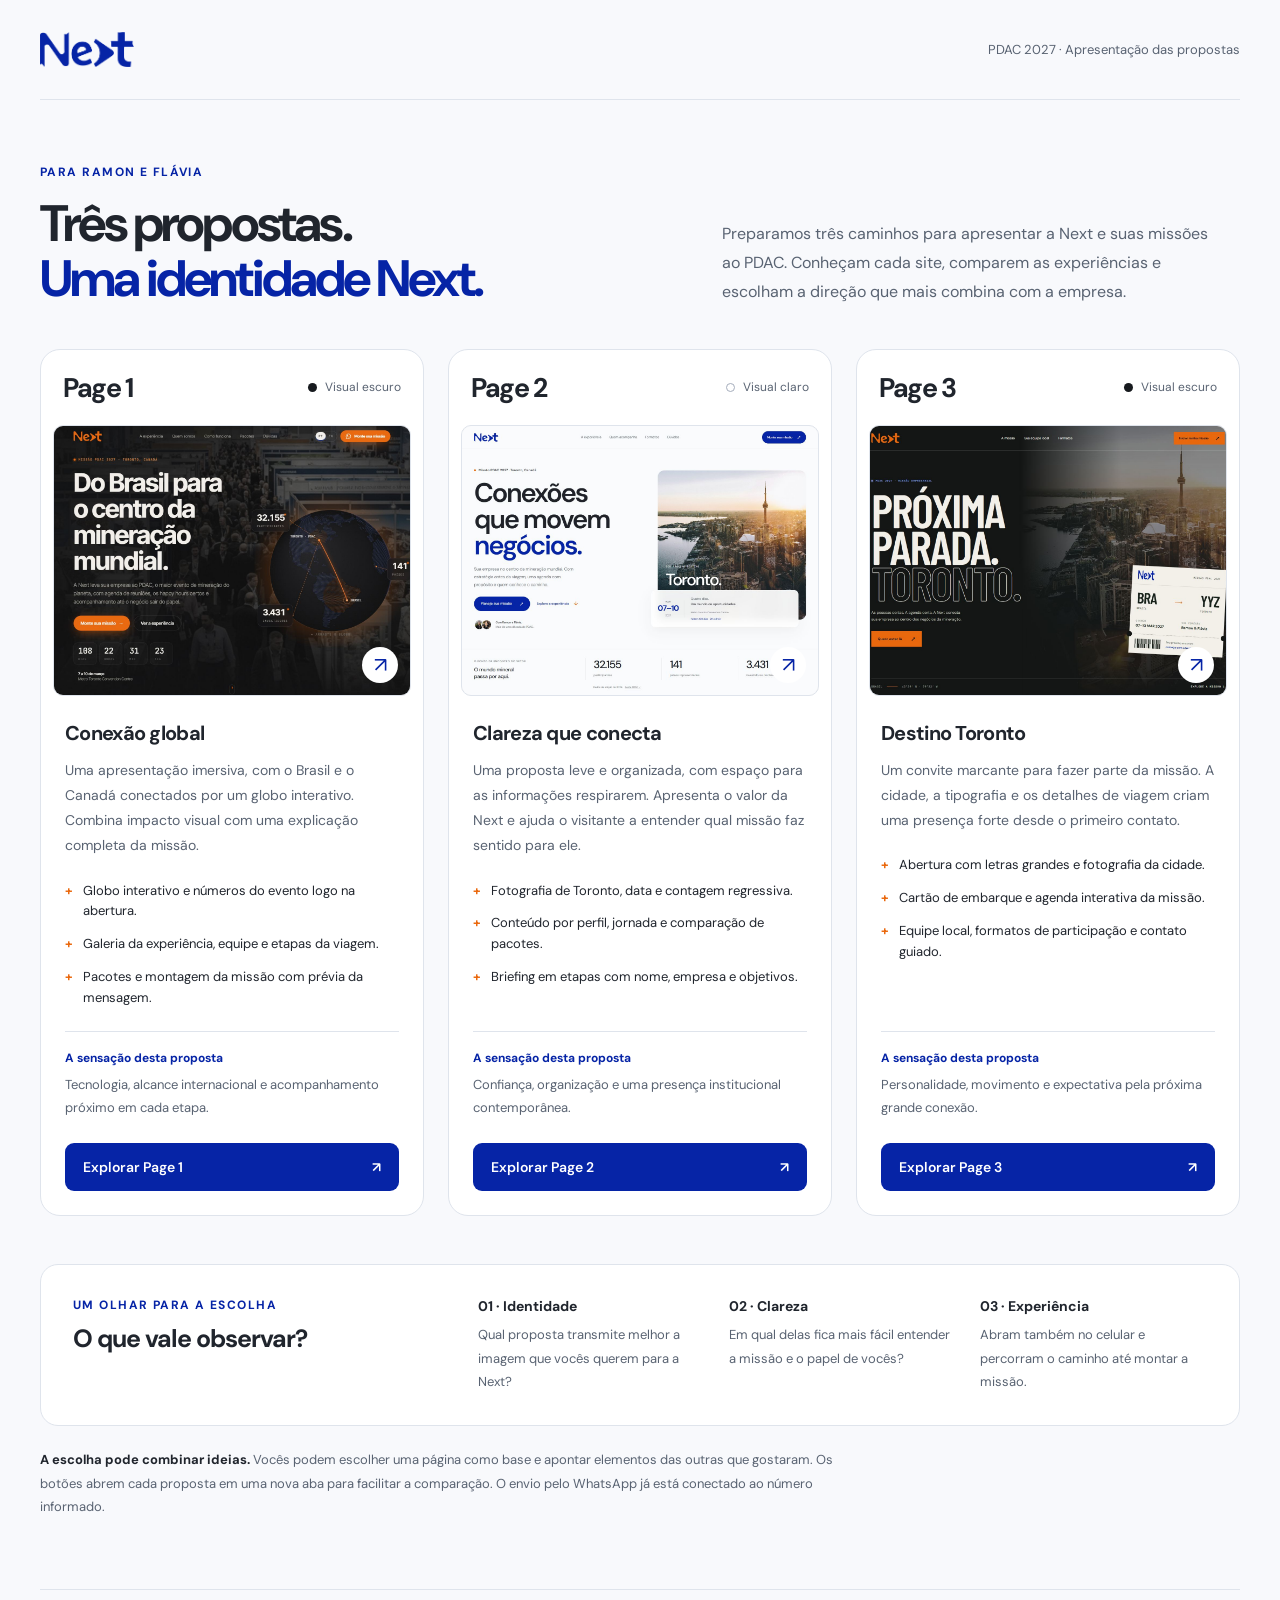
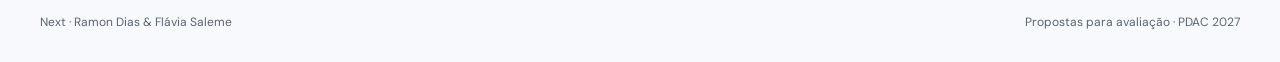
<file: conceitos.html>
<!doctype html>
<html lang="pt-BR">
<head>
<meta charset="utf-8"><meta name="viewport" content="width=device-width,initial-scale=1">
<title>Next · Apresentação das propostas</title><meta name="robots" content="noindex">
<link rel="preconnect" href="https://fonts.googleapis.com">
<link href="https://fonts.googleapis.com/css2?family=DM+Sans:wght@400;500;600;700&display=swap" rel="stylesheet">
<style>
:root{--blue:#0624a6;--orange:#ea680d;--ink:#20252d;--muted:#596372;--line:#dfe4ec}*{box-sizing:border-box}body{margin:0;background:#f8f9fc;color:var(--ink);font-family:'DM Sans',sans-serif;-webkit-font-smoothing:antialiased}a{color:inherit;text-decoration:none}.wrap{width:min(1360px,100% - 80px);margin:auto}header{min-height:100px;display:flex;align-items:center;justify-content:space-between;gap:24px;border-bottom:1px solid var(--line)}header img{width:94px;height:auto}header span{font-size:13px;color:var(--muted)}main{padding:64px 0 70px}.eyebrow{font-size:12px;letter-spacing:.12em;text-transform:uppercase;color:var(--blue);font-weight:700}.intro{display:grid;grid-template-columns:1.2fr 1fr;gap:60px;align-items:end;margin-bottom:42px}h1{font-size:clamp(36px,4vw,57px);line-height:1.08;letter-spacing:-.055em;margin:16px 0 0;max-width:650px}h1 span{color:var(--blue)}.intro p{font-size:16px;line-height:1.8;color:var(--muted);margin:0;max-width:490px}.grid{display:grid;grid-template-columns:repeat(3,minmax(0,1fr));gap:24px}.card{background:white;border:1px solid var(--line);border-radius:20px;overflow:hidden;display:flex;flex-direction:column;transition:box-shadow .25s,transform .25s}.card:hover{transform:translateY(-4px);box-shadow:0 18px 45px #14275b0b}.card-top{display:flex;justify-content:space-between;align-items:center;padding:20px 22px}.card h2{font-size:27px;letter-spacing:-.05em;margin:0}.theme{font-size:12px;color:var(--muted);display:flex;gap:8px;align-items:center}.dot{width:9px;height:9px;background:#171a1e;border-radius:50%}.light .dot{background:white;border:1px solid #a5adbc}.preview{display:block;margin:0 12px;border:1px solid var(--line);border-radius:10px;overflow:hidden;aspect-ratio:1.32;background:#eee;position:relative}.preview img{width:100%;height:100%;object-fit:cover;object-position:top;display:block;transition:transform .4s}.preview:hover img{transform:scale(1.025)}.preview span{position:absolute;bottom:12px;right:12px;width:36px;height:36px;border-radius:50%;background:white;display:grid;place-items:center;color:var(--blue);font-size:21px}.body{padding:24px;display:flex;flex-direction:column;flex:1}.body h3{margin:0 0 12px;font-size:20px;letter-spacing:-.035em}.body p{color:var(--muted);font-size:14px;line-height:1.8;margin:0}.features{list-style:none;padding:0;margin:22px 0;display:grid;gap:12px}.features li{display:flex;gap:10px;font-size:13px;line-height:1.6}.features li::before{content:'+';color:var(--orange);font-weight:700}.fit{padding-top:18px;border-top:1px solid var(--line);margin-top:auto}.fit b{display:block;font-size:12px;color:var(--blue);margin-bottom:7px}.fit p{font-size:13px}.open{display:flex;align-items:center;justify-content:space-between;background:var(--blue);color:white;padding:15px 18px;border-radius:9px;font-size:14px;font-weight:600;margin-top:24px;min-height:48px}.open:hover{background:#041c80}.guide{margin-top:48px;padding:32px;border:1px solid var(--line);border-radius:18px;background:#fff;display:grid;grid-template-columns:1fr 2fr;gap:40px}.guide h2{font-size:25px;letter-spacing:-.04em;margin:9px 0}.criteria{display:grid;grid-template-columns:repeat(3,1fr);gap:24px}.criteria h3{font-size:14px;margin:0 0 8px}.criteria p,.note{font-size:13px;line-height:1.8;color:var(--muted);margin:0}.note{margin-top:22px;max-width:820px}.note strong{color:var(--ink)}footer{border-top:1px solid var(--line);padding:24px 0 32px;display:flex;justify-content:space-between;gap:20px;font-size:12px;color:var(--muted)}a:focus-visible{outline:3px solid var(--orange);outline-offset:4px}@media(max-width:1000px){.wrap{width:calc(100% - 40px)}.intro{gap:30px}.grid{gap:14px}.card-top,.body{padding:18px}.theme{font-size:11px}.guide{grid-template-columns:1fr;gap:20px}}@media(max-width:760px){header{min-height:80px}header span{font-size:12px;max-width:155px;text-align:right}main{padding-top:36px}.intro{grid-template-columns:1fr;gap:22px;margin-bottom:30px}.intro p{font-size:15px}.grid{grid-template-columns:1fr;gap:26px}.card-top{padding:20px 22px}.body{padding:24px}.preview{aspect-ratio:1.4}.theme{font-size:12px}.guide{padding:24px;margin-top:30px}.criteria{grid-template-columns:1fr;gap:22px}footer{flex-direction:column;gap:8px}}@media(prefers-reduced-motion:reduce){*{transition:none!important}.card:hover{transform:none}}
</style>
</head>
<body><div class="wrap">
<header><img src="img/logo-next-blue.png" alt="Next" width="94" height="53"><span>PDAC 2027 · Apresentação das propostas</span></header>
<main>
<section class="intro" aria-labelledby="title"><div><div class="eyebrow">Para Ramon e Flávia</div><h1 id="title">Três propostas.<br><span>Uma identidade Next.</span></h1></div><p>Preparamos três caminhos para apresentar a Next e suas missões ao PDAC. Conheçam cada site, comparem as experiências e escolham a direção que mais combina com a empresa.</p></section>
<div class="grid">
<article class="card"><div class="card-top"><h2>Page 1</h2><span class="theme"><i class="dot" aria-hidden="true"></i>Visual escuro</span></div><a class="preview" href="index.html" target="_blank" rel="noopener" aria-label="Abrir Page 1 em nova aba"><img src="img/concept-original.jpg" width="1000" height="760" alt="Site com globo interativo e apresentação da missão Brasil Toronto"><span aria-hidden="true">↗</span></a><div class="body"><h3>Conexão global</h3><p>Uma apresentação imersiva, com o Brasil e o Canadá conectados por um globo interativo. Combina impacto visual com uma explicação completa da missão.</p><ul class="features"><li>Globo interativo e números do evento logo na abertura.</li><li>Galeria da experiência, equipe e etapas da viagem.</li><li>Pacotes e montagem da missão com prévia da mensagem.</li></ul><div class="fit"><b>A sensação desta proposta</b><p>Tecnologia, alcance internacional e acompanhamento próximo em cada etapa.</p></div><a class="open" href="index.html" target="_blank" rel="noopener">Explorar Page 1 <span aria-hidden="true">↗</span></a></div></article>
<article class="card"><div class="card-top"><h2>Page 2</h2><span class="theme light"><i class="dot" aria-hidden="true"></i>Visual claro</span></div><a class="preview" href="editorial.html" target="_blank" rel="noopener" aria-label="Abrir Page 2 em nova aba"><img src="img/concept-editorial.jpg" width="1000" height="760" alt="Site claro com fotografia de Toronto e título Conexões que movem negócios"><span aria-hidden="true">↗</span></a><div class="body"><h3>Clareza que conecta</h3><p>Uma proposta leve e organizada, com espaço para as informações respirarem. Apresenta o valor da Next e ajuda o visitante a entender qual missão faz sentido para ele.</p><ul class="features"><li>Fotografia de Toronto, data e contagem regressiva.</li><li>Conteúdo por perfil, jornada e comparação de pacotes.</li><li>Briefing em etapas com nome, empresa e objetivos.</li></ul><div class="fit"><b>A sensação desta proposta</b><p>Confiança, organização e uma presença institucional contemporânea.</p></div><a class="open" href="editorial.html" target="_blank" rel="noopener">Explorar Page 2 <span aria-hidden="true">↗</span></a></div></article>
<article class="card"><div class="card-top"><h2>Page 3</h2><span class="theme"><i class="dot" aria-hidden="true"></i>Visual escuro</span></div><a class="preview" href="atlas.html" target="_blank" rel="noopener" aria-label="Abrir Page 3 em nova aba"><img src="img/concept-atlas.jpg" width="1000" height="760" alt="Site Destino Toronto com tipografia grande e fotografia da cidade"><span aria-hidden="true">↗</span></a><div class="body"><h3>Destino Toronto</h3><p>Um convite marcante para fazer parte da missão. A cidade, a tipografia e os detalhes de viagem criam uma presença forte desde o primeiro contato.</p><ul class="features"><li>Abertura com letras grandes e fotografia da cidade.</li><li>Cartão de embarque e agenda interativa da missão.</li><li>Equipe local, formatos de participação e contato guiado.</li></ul><div class="fit"><b>A sensação desta proposta</b><p>Personalidade, movimento e expectativa pela próxima grande conexão.</p></div><a class="open" href="atlas.html" target="_blank" rel="noopener">Explorar Page 3 <span aria-hidden="true">↗</span></a></div></article>
</div>
<section class="guide" aria-labelledby="guide-title"><div><div class="eyebrow">Um olhar para a escolha</div><h2 id="guide-title">O que vale observar?</h2></div><div class="criteria"><div><h3>01 · Identidade</h3><p>Qual proposta transmite melhor a imagem que vocês querem para a Next?</p></div><div><h3>02 · Clareza</h3><p>Em qual delas fica mais fácil entender a missão e o papel de vocês?</p></div><div><h3>03 · Experiência</h3><p>Abram também no celular e percorram o caminho até montar a missão.</p></div></div></section>
<p class="note"><strong>A escolha pode combinar ideias.</strong> Vocês podem escolher uma página como base e apontar elementos das outras que gostaram. Os botões abrem cada proposta em uma nova aba para facilitar a comparação. O envio pelo WhatsApp já está conectado ao número informado.</p>
</main><footer><span>Next · Ramon Dias &amp; Flávia Saleme</span><span>Propostas para avaliação · PDAC 2027</span></footer>
</div></body></html>
</file>
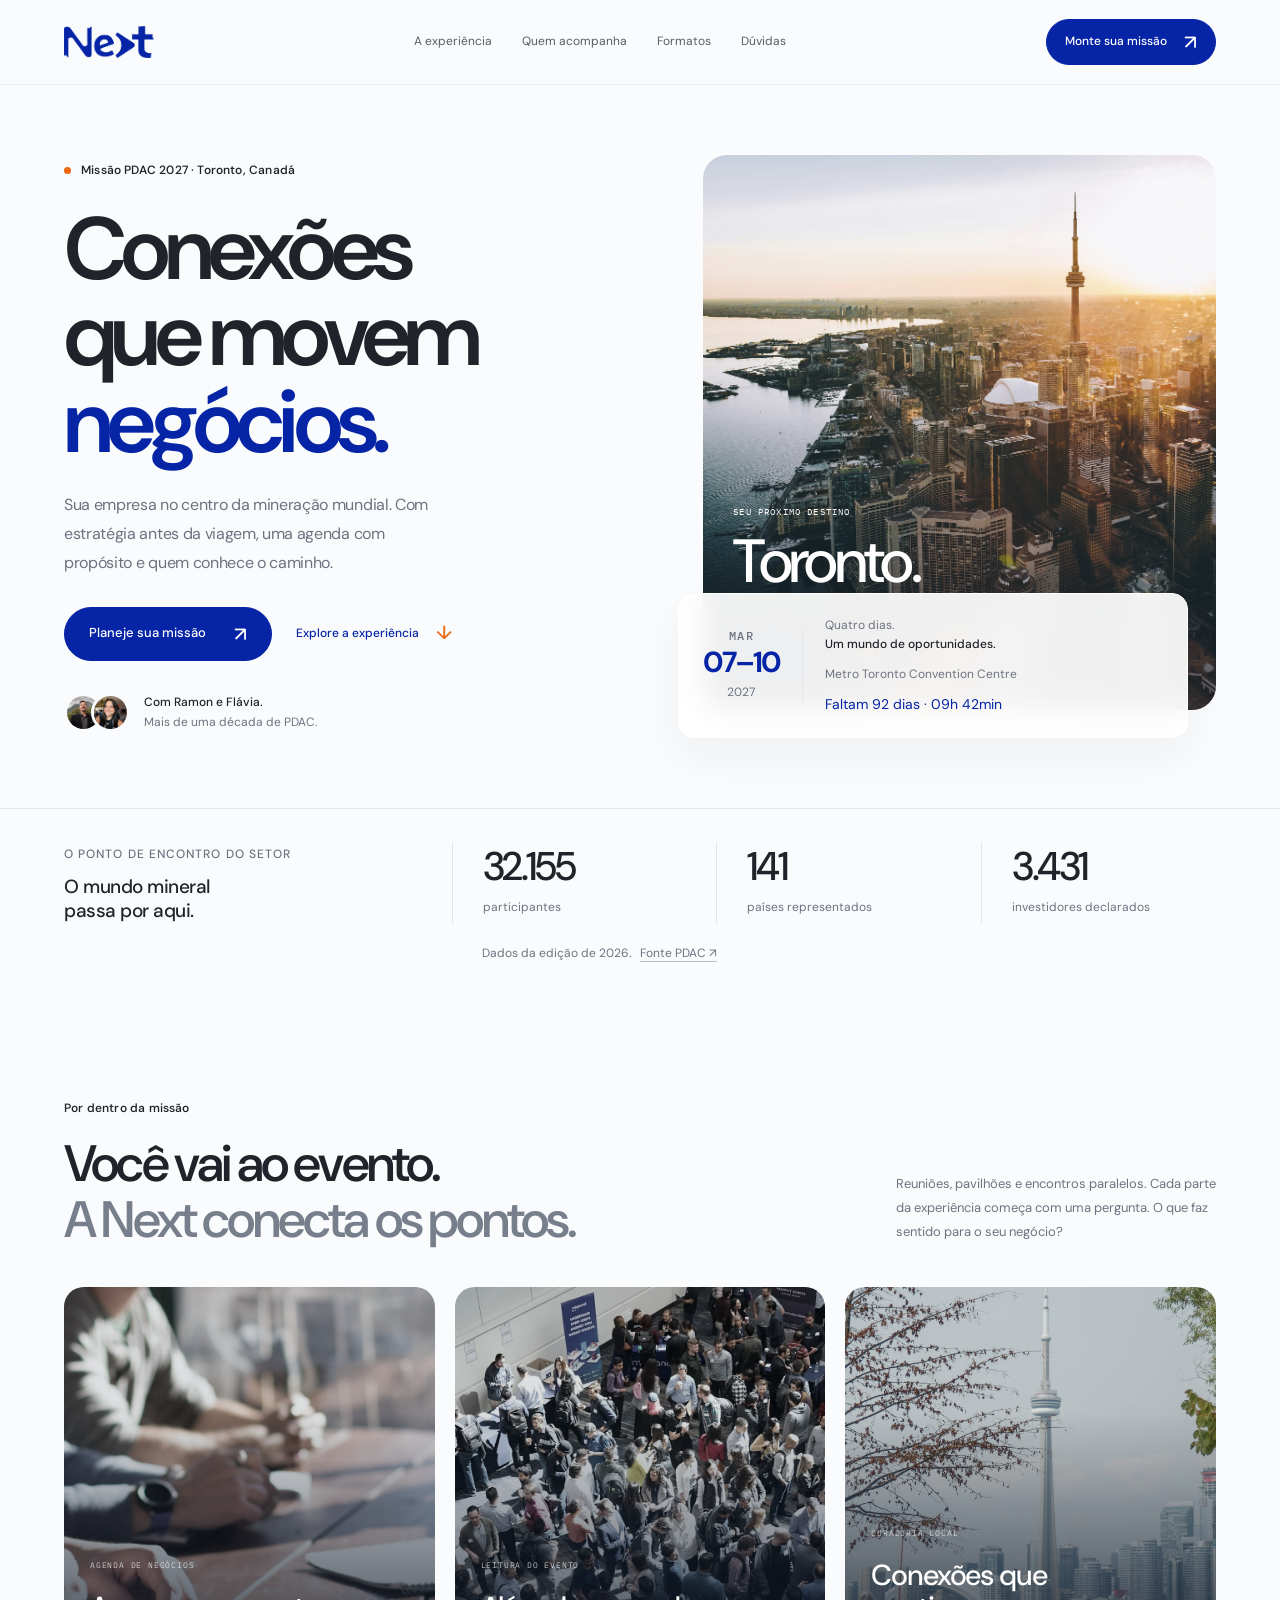
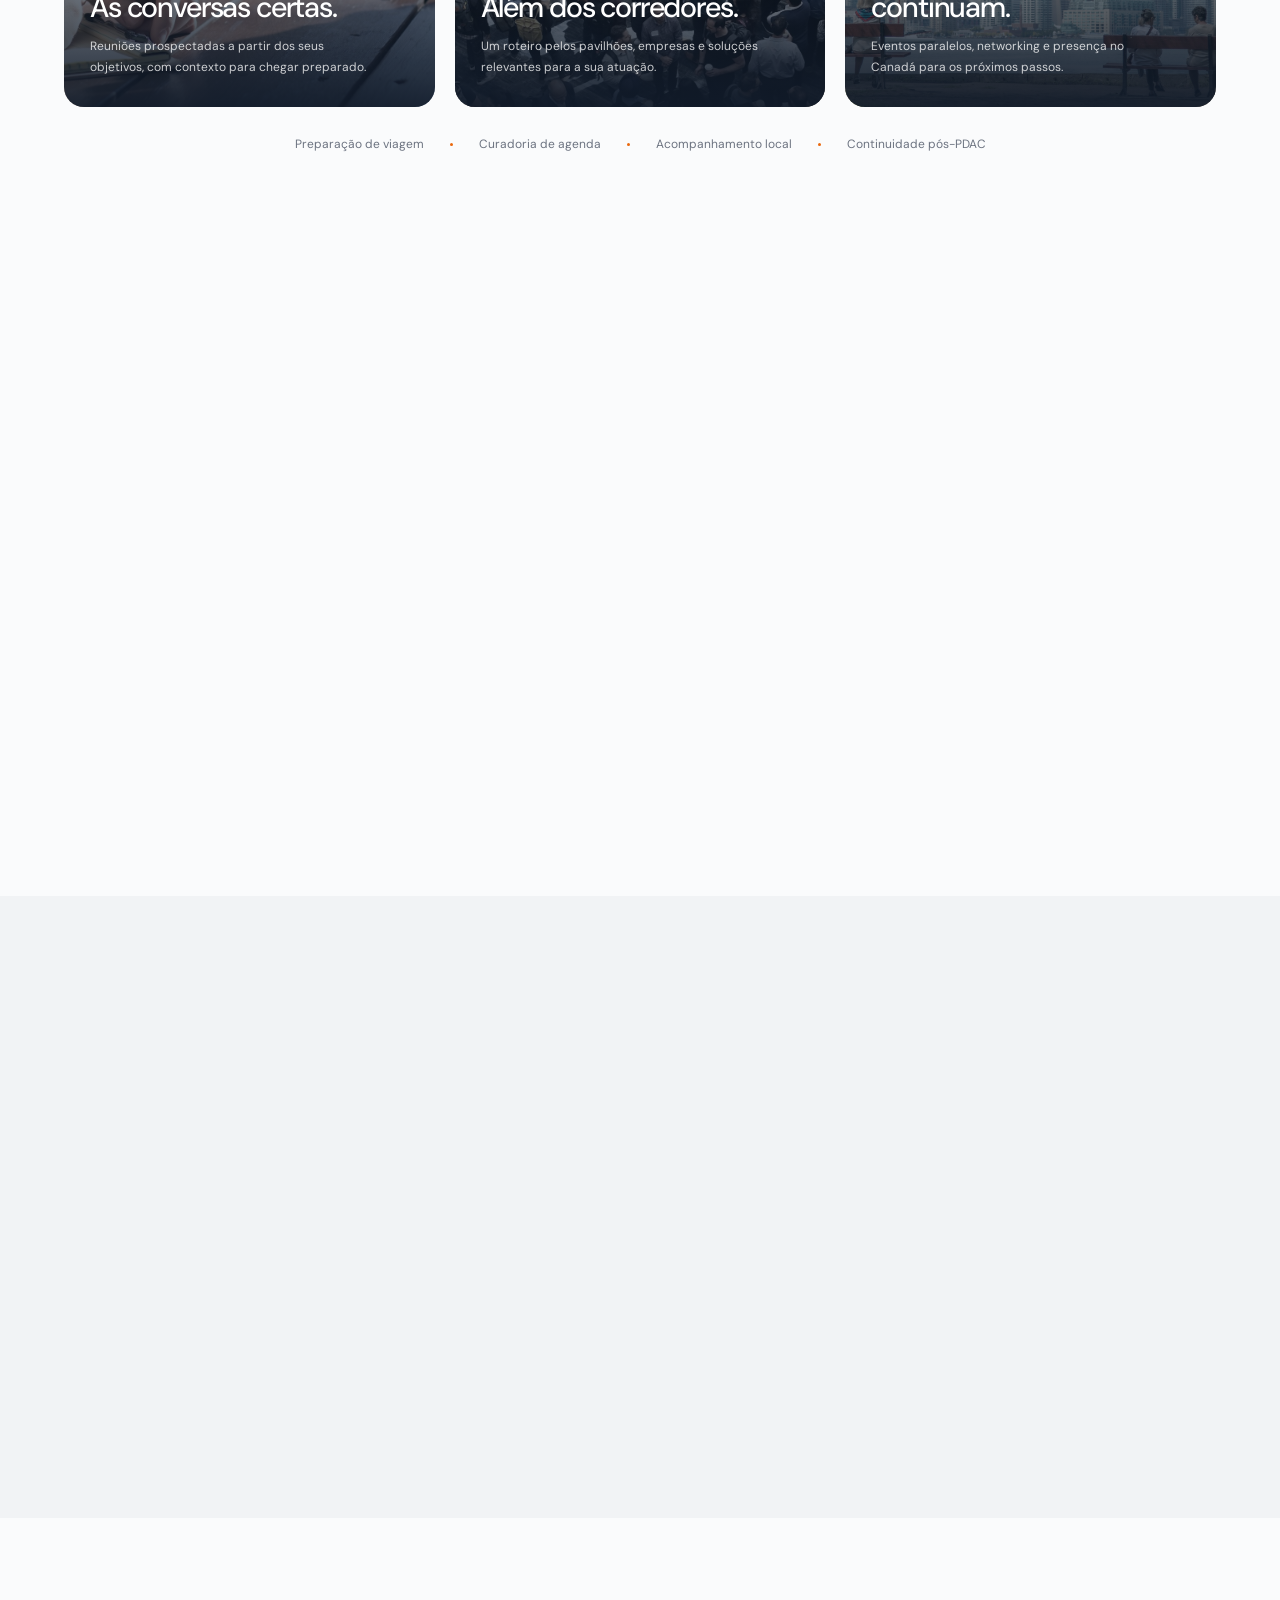
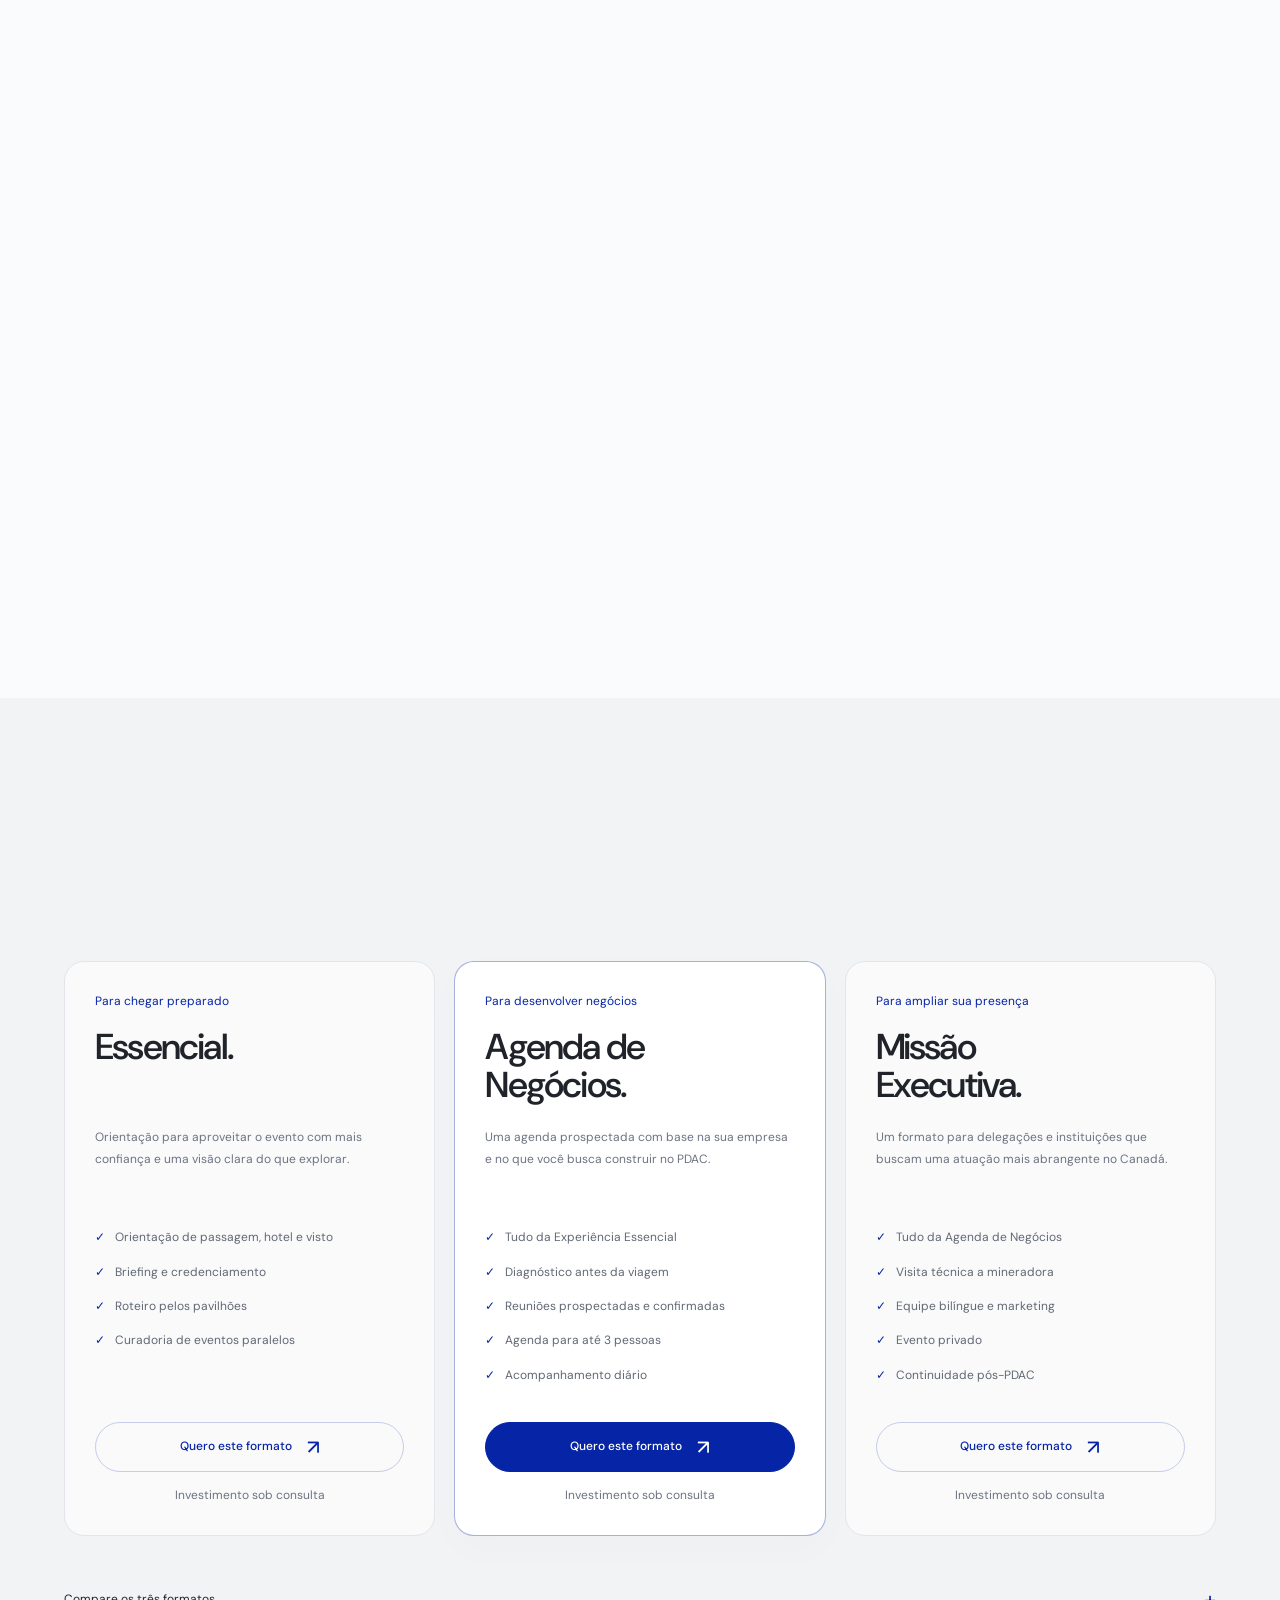
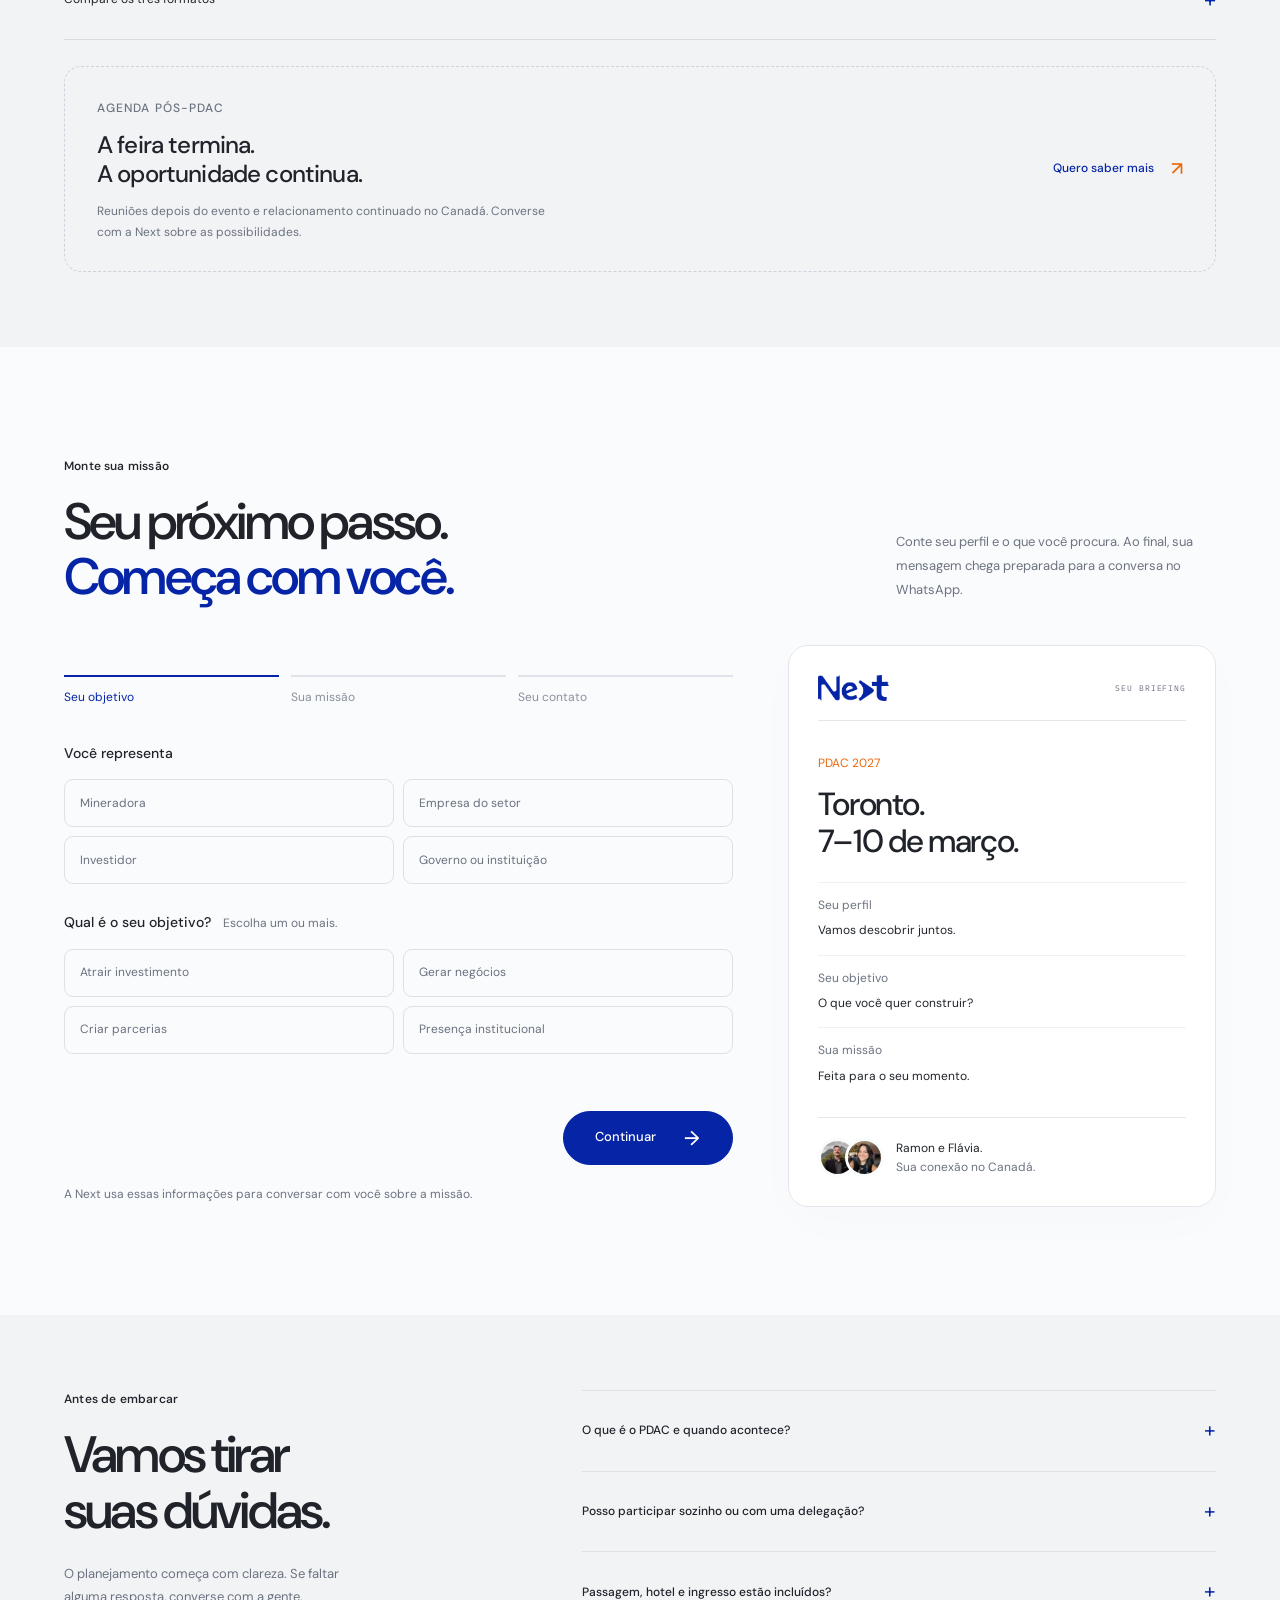
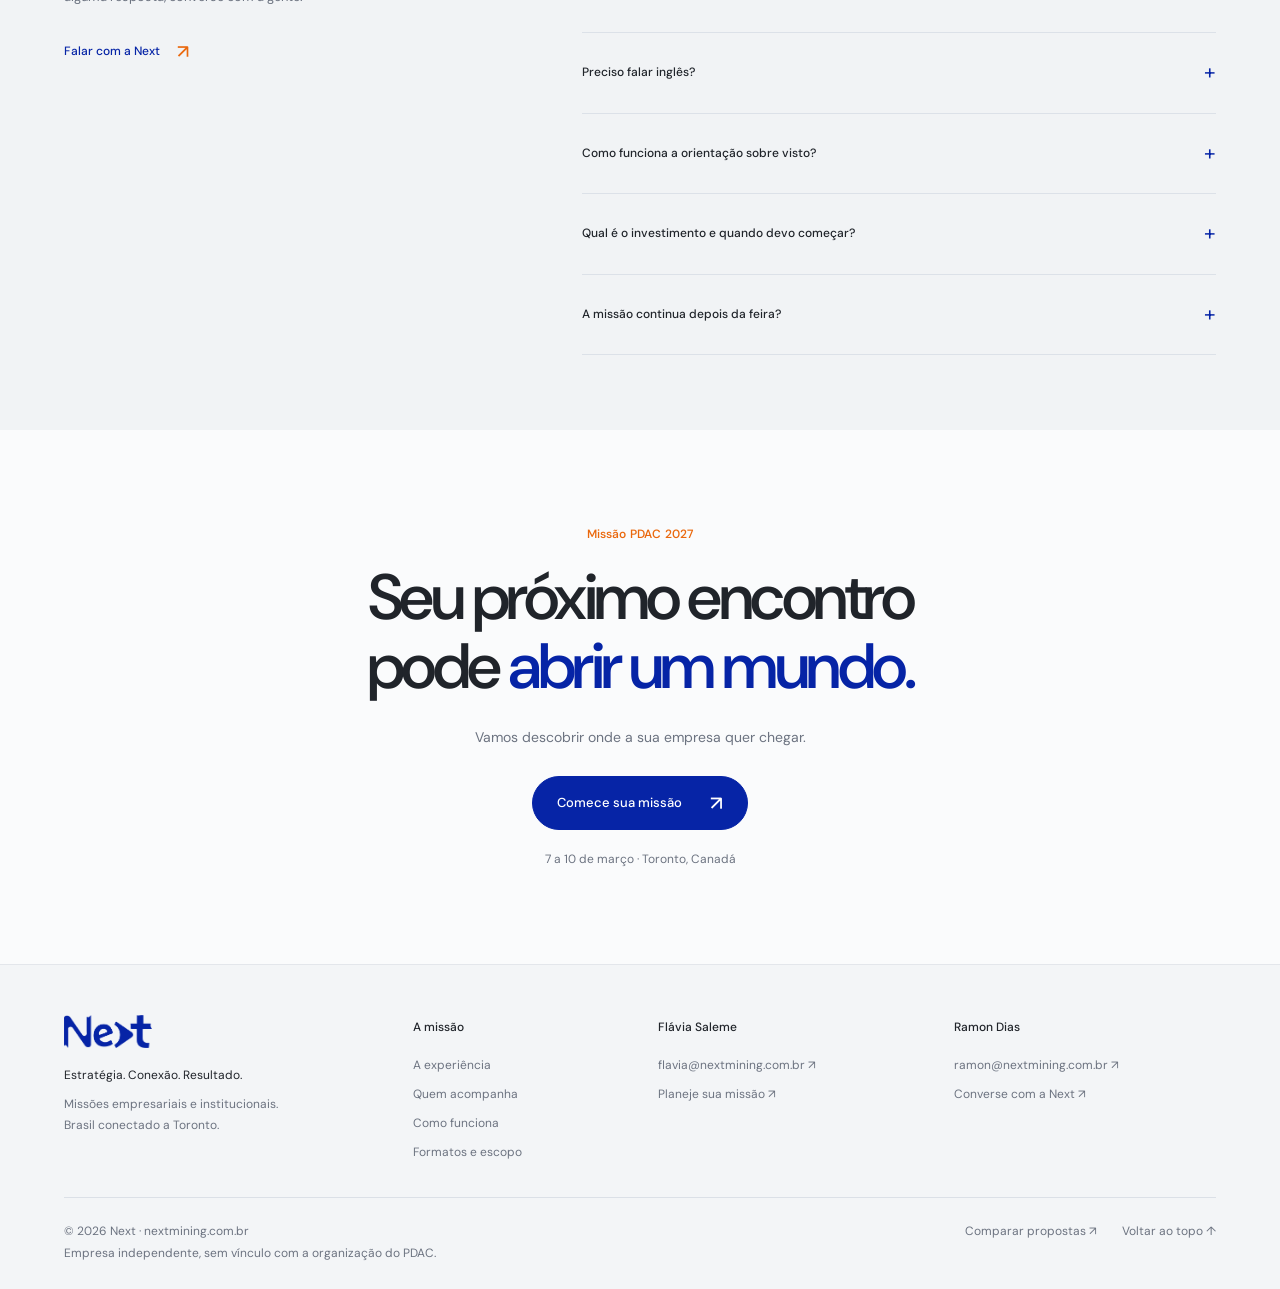
<file: editorial.html>
<!doctype html>
<html lang="pt-BR">
  <head>
    <meta charset="utf-8" />
    <meta name="viewport" content="width=device-width, initial-scale=1" />
    <title>Next · Conexões que movem negócios</title>
    <meta
      name="description"
      content="Missão PDAC 2027 em Toronto. Conheça a equipe local, explore os formatos e prepare uma agenda de negócios com a Next."
    />
    <meta name="theme-color" content="#fafbfc" />
    <link rel="preconnect" href="https://fonts.googleapis.com" />
    <link rel="preconnect" href="https://fonts.gstatic.com" crossorigin />
    <link
      href="https://fonts.googleapis.com/css2?family=DM+Sans:wght@400;450;500;550;600;650;700&family=IBM+Plex+Mono:wght@400;500&display=swap"
      rel="stylesheet"
    />
    <link rel="stylesheet" href="editorial-pro.css?v=readability-20261118" />
  </head>
  <body>
    <a class="skip-link" href="#conteudo">Ir para o conteúdo</a>
    <header class="site-header">
      <div class="shell nav">
        <a class="logo" href="editorial.html" aria-label="Next, início"
          ><img src="img/logo-next-blue.png" alt="Next" width="92" height="52"
        /></a>
        <nav class="desktop-nav" aria-label="Navegação principal">
          <a href="#experiencia">A experiência</a
          ><a href="#equipe">Quem acompanha</a><a href="#formatos">Formatos</a
          ><a href="#duvidas">Dúvidas</a>
        </nav>
        <div class="nav-actions">
          <a class="button small" href="#sua-missao"
            >Monte sua missão <span aria-hidden="true">↗</span></a
          >
          <details class="mobile-menu">
            <summary aria-label="Abrir navegação">
              <span></span><span></span>
            </summary>
            <nav aria-label="Navegação mobile">
              <a href="#experiencia">A experiência</a
              ><a href="#equipe">Quem acompanha</a
              ><a href="#jornada">Como funciona</a
              ><a href="#formatos">Formatos</a><a href="#duvidas">Dúvidas</a>
            </nav>
          </details>
        </div>
      </div>
    </header>
    <main id="conteudo">
      <section class="hero shell" aria-labelledby="hero-title">
        <div class="hero-copy">
          <p class="eyebrow">
            <span class="brand-dot"></span>Missão PDAC 2027 · Toronto, Canadá
          </p>
          <h1 id="hero-title">
            Conexões<br />que movem<br /><span class="blue">negócios.</span>
          </h1>
          <p class="hero-description">
            Sua empresa no centro da mineração mundial. Com estratégia antes da
            viagem, uma agenda com propósito e quem conhece o caminho.
          </p>
          <div class="hero-actions">
            <a class="button" href="#sua-missao"
              >Planeje sua missão <span aria-hidden="true">↗</span></a
            ><a class="text-link" href="#experiencia"
              >Explore a experiência <span aria-hidden="true">↓</span></a
            >
          </div>
          <div class="hero-people">
            <div class="avatar-stack">
              <img src="img/ramon.jpg" alt="" width="44" height="44" /><img
                src="img/flavia.jpg"
                alt=""
                width="44"
                height="44"
              />
            </div>
            <p>
              Com Ramon e Flávia.<br /><span>Mais de uma década de PDAC.</span>
            </p>
          </div>
        </div>
        <div class="hero-visual">
          <figure class="destination-photo">
            <img
              src="img/toronto-atlas.jpg"
              alt="A CN Tower e o centro de Toronto ao pôr do sol"
              width="2200"
              height="2750"
              fetchpriority="high"
            />
            <figcaption>
              <span>SEU PRÓXIMO DESTINO</span><strong>Toronto.</strong
              ><small>43°39′ N · 79°23′ W</small>
            </figcaption>
          </figure>
          <div class="event-card">
            <div class="event-mark">
              <span>MAR</span><strong>07–10</strong><small>2027</small>
            </div>
            <div>
              <p>
                Quatro dias.<br /><strong>Um mundo de oportunidades.</strong>
              </p>
              <span>Metro Toronto Convention Centre</span
              ><span class="event-countdown" id="event-countdown"></span>
            </div>
          </div>
        </div>
      </section>
      <section class="event-context shell" aria-label="O alcance do PDAC">
        <div class="context-intro">
          <span class="mini-label">O ponto de encontro do setor</span>
          <p>O mundo mineral<br />passa por aqui.</p>
        </div>
        <dl class="event-stats">
          <div>
            <dt>32.155</dt>
            <dd>participantes</dd>
          </div>
          <div>
            <dt>141</dt>
            <dd>países representados</dd>
          </div>
          <div>
            <dt>3.431</dt>
            <dd>investidores declarados</dd>
          </div>
        </dl>
        <p class="source-note">
          Dados da edição de 2026.
          <a
            href="https://pdac.ca/convention-2026/attending-2026/convention-stats-2026"
            target="_blank"
            rel="noopener"
            >Fonte PDAC ↗</a
          >
        </p>
      </section>

      <section class="section experience" id="experiencia">
        <div class="shell">
          <div class="section-head reveal">
            <div>
              <p class="eyebrow">Por dentro da missão</p>
              <h2>
                Você vai ao evento.<br /><span class="muted-heading"
                  >A Next conecta os pontos.</span
                >
              </h2>
            </div>
            <p class="section-description">
              Reuniões, pavilhões e encontros paralelos. Cada parte da
              experiência começa com uma pergunta. O que faz sentido para o seu
              negócio?
            </p>
          </div>
          <div class="experience-grid">
            <article class="experience-card reveal">
              <img
                src="img/tour-reunioes.jpg?v=2"
                alt="Participantes em uma reunião de negócios"
                width="888"
                height="1333"
                loading="lazy"
              />
              <div class="photo-gradient"></div>
              <div class="experience-copy">
                <span class="photo-label">AGENDA DE NEGÓCIOS</span>
                <h3>As conversas certas.</h3>
                <p>
                  Reuniões prospectadas a partir dos seus objetivos, com
                  contexto para chegar preparado.
                </p>
              </div>
            </article>
            <article class="experience-card reveal">
              <img
                src="img/tour-estandes.jpg?v=2"
                alt="Pavilhão de uma feira de negócios visto do alto"
                width="888"
                height="1333"
                loading="lazy"
              />
              <div class="photo-gradient"></div>
              <div class="experience-copy">
                <span class="photo-label">LEITURA DO EVENTO</span>
                <h3>Além dos corredores.</h3>
                <p>
                  Um roteiro pelos pavilhões, empresas e soluções relevantes
                  para a sua atuação.
                </p>
              </div>
            </article>
            <article class="experience-card reveal">
              <img
                src="img/toronto-editorial.jpg"
                alt="Pessoas observando a paisagem de Toronto"
                width="2200"
                height="1467"
                loading="lazy"
              />
              <div class="photo-gradient"></div>
              <div class="experience-copy">
                <span class="photo-label">CURADORIA LOCAL</span>
                <h3>Conexões que continuam.</h3>
                <p>
                  Eventos paralelos, networking e presença no Canadá para os
                  próximos passos.
                </p>
              </div>
            </article>
          </div>
          <div class="experience-foot">
            <span>Preparação de viagem</span><i aria-hidden="true"></i
            ><span>Curadoria de agenda</span><i aria-hidden="true"></i
            ><span>Acompanhamento local</span><i aria-hidden="true"></i
            ><span>Continuidade pós-PDAC</span>
          </div>
        </div>
      </section>

      <section class="section shell" id="para-quem">
        <div class="audience-layout">
          <div class="audience-intro reveal">
            <p class="eyebrow">Seu momento. Seu objetivo.</p>
            <h2>Uma missão.<br /><span class="blue">Muitos caminhos.</span></h2>
            <p>
              O PDAC reúne pessoas com ambições diferentes. A preparação da Next
              parte do seu perfil para encontrar as conexões que importam.
            </p>
            <div class="audience-tabs" role="tablist" aria-label="Seu perfil">
              <button
                id="profile-min"
                role="tab"
                aria-selected="true"
                aria-controls="profile-panel"
                data-profile="min"
              >
                Mineradoras</button
              ><button
                id="profile-emp"
                role="tab"
                aria-selected="false"
                aria-controls="profile-panel"
                data-profile="emp"
                tabindex="-1"
              >
                Empresas do setor</button
              ><button
                id="profile-inv"
                role="tab"
                aria-selected="false"
                aria-controls="profile-panel"
                data-profile="inv"
                tabindex="-1"
              >
                Investidores</button
              ><button
                id="profile-gov"
                role="tab"
                aria-selected="false"
                aria-controls="profile-panel"
                data-profile="gov"
                tabindex="-1"
              >
                Governos e instituições
              </button>
            </div>
          </div>
          <div
            class="audience-panel reveal"
            id="profile-panel"
            role="tabpanel"
            tabindex="0"
            aria-labelledby="profile-min"
          >
            <div class="audience-symbol" aria-hidden="true">
              <span></span><span></span><span></span>
            </div>
            <div aria-live="polite">
              <span class="mini-label" id="profile-label"
                >Para mineradoras</span
              >
              <h3 id="profile-title">Seu projeto.<br />No radar certo.</h3>
              <p id="profile-copy">
                Aproximar projetos, capital e parceiros técnicos, com uma agenda
                alinhada ao estágio da sua operação.
              </p>
              <ul class="clean-list" id="profile-list">
                <li>Apresentação de projetos e oportunidades</li>
                <li>Conexões com investidores e empresas</li>
                <li>Relacionamento com o ecossistema mineral</li>
              </ul>
            </div>
            <a
              class="text-link"
              href="#sua-missao"
              id="profile-start"
              data-start-profile="min"
              >Desenhar minha missão <span aria-hidden="true">↗</span></a
            >
          </div>
        </div>
      </section>

      <section class="section founders" id="equipe">
        <div class="shell founders-layout">
          <div class="founders-copy reveal">
            <p class="eyebrow">Quem está por trás</p>
            <h2>
              A conexão começa<br />com
              <span class="blue">gente de verdade.</span>
            </h2>
            <p class="founders-description">
              Ramon Dias e Flávia Saleme vivem no Canadá e frequentam o PDAC há
              mais de uma década. São eles que planejam sua missão e acompanham
              sua presença em Toronto.
            </p>
            <blockquote>
              “Ir ao PDAC sem conhecer o ambiente é entrar numa sala de
              negociação sem pauta.”
            </blockquote>
            <div class="founder-facts">
              <div><strong>9+</strong><span>anos vivendo no Canadá</span></div>
              <div><strong>10+</strong><span>anos de PDAC</span></div>
            </div>
            <a class="text-link" href="#sua-missao"
              >Fale com a gente <span aria-hidden="true">↗</span></a
            >
          </div>
          <div class="founder-photos">
            <figure class="reveal">
              <img
                src="img/ramon.jpg"
                alt="Ramon Dias"
                width="616"
                height="616"
                loading="lazy"
              />
              <figcaption>Ramon Dias<span>Fundador · Next</span></figcaption>
            </figure>
            <figure class="reveal">
              <img
                src="img/flavia.jpg"
                alt="Flávia Saleme"
                width="640"
                height="640"
                loading="lazy"
              />
              <figcaption>
                Flávia Saleme<span>Fundadora · Next</span>
              </figcaption>
            </figure>
          </div>
        </div>
      </section>

      <section class="section shell" id="jornada">
        <div class="section-head reveal">
          <div>
            <p class="eyebrow">Como funciona</p>
            <h2>
              Quatro dias em Toronto.<br /><span class="muted-heading"
                >Uma estratégia muito maior.</span
              >
            </h2>
          </div>
          <p class="section-description">
            A viagem é uma etapa. A missão começa na preparação e ganha
            continuidade no relacionamento.
          </p>
        </div>
        <div class="journey-grid">
          <article class="journey-card reveal">
            <div class="journey-icon" aria-hidden="true">↗</div>
            <span class="mini-label">Antes do embarque</span>
            <h3>Preparar.</h3>
            <p>
              Entendemos seu objetivo, prospectamos contatos e estruturamos a
              agenda. Orientação de viagem, briefing e credenciamento entram no
              planejamento.
            </p>
            <ul class="clean-list">
              <li>Diagnóstico e temas prioritários</li>
              <li>Prospecção e preparação de reuniões</li>
              <li>Orientação de passagem, hotel e visto</li>
            </ul>
          </article>
          <article class="journey-card reveal">
            <div class="journey-icon" aria-hidden="true">↔</div>
            <span class="mini-label">Durante o PDAC</span>
            <h3>Conectar.</h3>
            <p>
              Você participa do evento com roteiro, contexto e acompanhamento. A
              curadoria inclui pavilhões e os encontros paralelos relevantes
              para a missão.
            </p>
            <ul class="clean-list">
              <li>Agenda de reuniões em Toronto</li>
              <li>Roteiro e leitura dos pavilhões</li>
              <li>Networking e eventos paralelos</li>
            </ul>
          </article>
          <article class="journey-card reveal">
            <div class="journey-icon" aria-hidden="true">→</div>
            <span class="mini-label">Depois da viagem</span>
            <h3>Dar continuidade.</h3>
            <p>
              Organizamos o que vem depois de cada conversa e acompanhamos os
              contatos no Canadá, de acordo com o formato contratado.
            </p>
            <ul class="clean-list">
              <li>Próximos passos registrados</li>
              <li>Follow-up dos contatos</li>
              <li>Possibilidade de agenda pós-PDAC</li>
            </ul>
          </article>
        </div>
      </section>

      <section class="section packages" id="formatos">
        <div class="shell">
          <div class="section-head reveal">
            <div>
              <p class="eyebrow">Encontre seu formato</p>
              <h2>
                O tamanho da missão.<br /><span class="muted-heading"
                  >Quem define é você.</span
                >
              </h2>
            </div>
            <p class="section-description">
              Cada nível inclui o anterior. O investimento é definido a partir
              do escopo, do objetivo e do tamanho do grupo.
            </p>
          </div>
          <div class="package-grid">
            <article class="package-card reveal">
              <p class="package-for">Para chegar preparado</p>
              <h3>Essencial.</h3>
              <p class="package-description">
                Orientação para aproveitar o evento com mais confiança e uma
                visão clara do que explorar.
              </p>
              <ul class="clean-list">
                <li>Orientação de passagem, hotel e visto</li>
                <li>Briefing e credenciamento</li>
                <li>Roteiro pelos pavilhões</li>
                <li>Curadoria de eventos paralelos</li>
              </ul>
              <a
                class="button secondary"
                href="#sua-missao"
                data-start-package="Experiência Essencial"
                >Quero este formato <span aria-hidden="true">↗</span></a
              ><span class="package-price">Investimento sob consulta</span>
            </article>
            <article class="package-card featured reveal">
              <p class="package-for">Para desenvolver negócios</p>
              <h3>Agenda de<br />Negócios.</h3>
              <p class="package-description">
                Uma agenda prospectada com base na sua empresa e no que você
                busca construir no PDAC.
              </p>
              <ul class="clean-list">
                <li>Tudo da Experiência Essencial</li>
                <li>Diagnóstico antes da viagem</li>
                <li>Reuniões prospectadas e confirmadas</li>
                <li>Agenda para até 3 pessoas</li>
                <li>Acompanhamento diário</li>
              </ul>
              <a
                class="button"
                href="#sua-missao"
                data-start-package="Agenda de Negócios"
                >Quero este formato <span aria-hidden="true">↗</span></a
              ><span class="package-price">Investimento sob consulta</span>
            </article>
            <article class="package-card reveal">
              <p class="package-for">Para ampliar sua presença</p>
              <h3>Missão<br />Executiva.</h3>
              <p class="package-description">
                Um formato para delegações e instituições que buscam uma atuação
                mais abrangente no Canadá.
              </p>
              <ul class="clean-list">
                <li>Tudo da Agenda de Negócios</li>
                <li>Visita técnica a mineradora</li>
                <li>Equipe bilíngue e marketing</li>
                <li>Evento privado</li>
                <li>Continuidade pós-PDAC</li>
              </ul>
              <a
                class="button secondary"
                href="#sua-missao"
                data-start-package="Missão Executiva"
                >Quero este formato <span aria-hidden="true">↗</span></a
              ><span class="package-price">Investimento sob consulta</span>
            </article>
          </div>
          <details class="comparison reveal">
            <summary>
              Compare os três formatos <span aria-hidden="true">+</span>
            </summary>
            <div
              class="table-scroll"
              tabindex="0"
              role="region"
              aria-label="Comparação de formatos, role para os lados se necessário"
            >
              <table>
                <thead>
                  <tr>
                    <th scope="col">Na sua missão</th>
                    <th scope="col">Essencial</th>
                    <th scope="col">Agenda de Negócios</th>
                    <th scope="col">Missão Executiva</th>
                  </tr>
                </thead>
                <tbody>
                  <tr>
                    <th scope="row">Preparação e roteiro do evento</th>
                    <td>Incluído</td>
                    <td>Incluído</td>
                    <td>Incluído</td>
                  </tr>
                  <tr>
                    <th scope="row">Diagnóstico e reuniões prospectadas</th>
                    <td>—</td>
                    <td>Incluído</td>
                    <td>Incluído</td>
                  </tr>
                  <tr>
                    <th scope="row">Acompanhamento diário</th>
                    <td>—</td>
                    <td>Incluído</td>
                    <td>Incluído</td>
                  </tr>
                  <tr>
                    <th scope="row">Visita técnica e equipe bilíngue</th>
                    <td>—</td>
                    <td>—</td>
                    <td>Incluído</td>
                  </tr>
                  <tr>
                    <th scope="row">
                      Marketing, evento privado e continuidade
                    </th>
                    <td>—</td>
                    <td>—</td>
                    <td>Incluído</td>
                  </tr>
                </tbody>
              </table>
            </div>
            <p>
              O escopo detalhado é confirmado na proposta. Passagens,
              hospedagem, documentação e credenciamento devem ter suas condições
              verificadas com a Next.
            </p>
          </details>
          <div class="post-pdac reveal">
            <div>
              <span class="mini-label">Agenda pós-PDAC</span>
              <h3>A feira termina.<br />A oportunidade continua.</h3>
              <p>
                Reuniões depois do evento e relacionamento continuado no Canadá.
                Converse com a Next sobre as possibilidades.
              </p>
            </div>
            <a class="text-link" href="#sua-missao"
              >Quero saber mais <span aria-hidden="true">↗</span></a
            >
          </div>
        </div>
      </section>

      <section class="section shell" id="sua-missao">
        <div class="section-head reveal">
          <div>
            <p class="eyebrow">Monte sua missão</p>
            <h2>
              Seu próximo passo.<br /><span class="blue">Começa com você.</span>
            </h2>
          </div>
          <p class="section-description">
            Conte seu perfil e o que você procura. Ao final, sua mensagem chega
            preparada para a conversa no WhatsApp.
          </p>
        </div>
        <div class="briefing-layout reveal">
          <form class="briefing-form" id="briefing" novalidate>
            <div class="step-progress" aria-label="Progresso do briefing">
              <span class="active" data-indicator="0">Seu objetivo</span
              ><span data-indicator="1">Sua missão</span
              ><span data-indicator="2">Seu contato</span>
            </div>
            <div class="brief-step" data-step="0">
              <fieldset>
                <legend>Você representa</legend>
                <div class="option-grid">
                  <label class="option"
                    ><input
                      type="radio"
                      name="perfil"
                      value="Mineradora"
                      required
                    /><span>Mineradora</span></label
                  ><label class="option"
                    ><input
                      type="radio"
                      name="perfil"
                      value="Empresa do setor"
                    /><span>Empresa do setor</span></label
                  ><label class="option"
                    ><input
                      type="radio"
                      name="perfil"
                      value="Investidor"
                    /><span>Investidor</span></label
                  ><label class="option"
                    ><input
                      type="radio"
                      name="perfil"
                      value="Governo ou instituição"
                    /><span>Governo ou instituição</span></label
                  >
                </div>
              </fieldset>
              <fieldset>
                <legend>
                  Qual é o seu objetivo? <small>Escolha um ou mais.</small>
                </legend>
                <div class="option-grid">
                  <label class="option"
                    ><input
                      type="checkbox"
                      name="objetivo"
                      value="Atrair investimento"
                    /><span>Atrair investimento</span></label
                  ><label class="option"
                    ><input
                      type="checkbox"
                      name="objetivo"
                      value="Gerar negócios"
                    /><span>Gerar negócios</span></label
                  ><label class="option"
                    ><input
                      type="checkbox"
                      name="objetivo"
                      value="Criar parcerias"
                    /><span>Criar parcerias</span></label
                  ><label class="option"
                    ><input
                      type="checkbox"
                      name="objetivo"
                      value="Presença institucional"
                    /><span>Presença institucional</span></label
                  >
                </div>
              </fieldset>
            </div>
            <div class="brief-step" data-step="1" hidden>
              <fieldset>
                <legend>Quantas pessoas vão?</legend>
                <div class="option-grid">
                  <label class="option"
                    ><input
                      type="radio"
                      name="pessoas"
                      value="Só eu"
                      required
                    /><span>Só eu</span></label
                  ><label class="option"
                    ><input
                      type="radio"
                      name="pessoas"
                      value="2 a 3 pessoas"
                    /><span>2 a 3 pessoas</span></label
                  ><label class="option"
                    ><input
                      type="radio"
                      name="pessoas"
                      value="4 a 10 pessoas"
                    /><span>4 a 10 pessoas</span></label
                  ><label class="option"
                    ><input
                      type="radio"
                      name="pessoas"
                      value="Mais de 10 pessoas"
                    /><span>Mais de 10 pessoas</span></label
                  >
                </div>
              </fieldset>
              <label class="field-label"
                >Seu formato de interesse<select name="pacote">
                  <option value="Quero ajuda para escolher">
                    Quero ajuda para escolher
                  </option>
                  <option>Experiência Essencial</option>
                  <option>Agenda de Negócios</option>
                  <option>Missão Executiva</option>
                </select></label
              ><label class="field-label"
                >Temas ou prioridades <span>opcional</span
                ><input
                  name="temas"
                  maxlength="180"
                  placeholder="Ex. minerais críticos, tecnologia, equipamentos"
              /></label>
            </div>
            <div class="brief-step" data-step="2" hidden>
              <label class="field-label"
                >Seu nome<input
                  name="nome"
                  autocomplete="name"
                  maxlength="100"
                  required
                  placeholder="Como podemos chamar você?" /></label
              ><label class="field-label"
                >Empresa ou instituição<input
                  name="empresa"
                  autocomplete="organization"
                  maxlength="140"
                  placeholder="Onde você atua? (opcional)"
              /></label>
              <p class="contact-explanation">
                Você confere a mensagem no WhatsApp antes de enviar. Ramon ou
                Flávia dão continuidade ao planejamento com você.
              </p>
            </div>
            <p class="form-error" id="brief-error" role="alert"></p>
            <div class="form-actions">
              <button class="back-button" type="button" id="brief-back" hidden>
                ← Voltar</button
              ><button class="button" type="button" id="brief-next">
                Continuar <span aria-hidden="true">→</span></button
              ><a
                class="button whatsapp-button"
                id="brief-send"
                target="_blank"
                rel="noopener"
                hidden
                >Conversar no WhatsApp <span aria-hidden="true">↗</span></a
              >
            </div>
            <p class="privacy-note">
              A Next usa essas informações para conversar com você sobre a
              missão.
            </p>
          </form>
          <aside class="brief-preview" aria-label="Resumo da sua missão">
            <div class="preview-header">
              <img
                src="img/logo-next-blue.png"
                alt="Next"
                width="75"
                height="43"
              /><span>SEU BRIEFING</span>
            </div>
            <div class="preview-event">
              <span>PDAC 2027</span>
              <h3>Toronto.<br />7–10 de março.</h3>
            </div>
            <dl id="brief-summary" aria-live="polite">
              <div>
                <dt>Seu perfil</dt>
                <dd data-summary="perfil">Vamos descobrir juntos.</dd>
              </div>
              <div>
                <dt>Seu objetivo</dt>
                <dd data-summary="objetivo">O que você quer construir?</dd>
              </div>
              <div>
                <dt>Sua missão</dt>
                <dd data-summary="missao">Feita para o seu momento.</dd>
              </div>
            </dl>
            <div class="preview-contact">
              <div class="avatar-stack">
                <img src="img/ramon.jpg" alt="" width="38" height="38" /><img
                  src="img/flavia.jpg"
                  alt=""
                  width="38"
                  height="38"
                />
              </div>
              <p>Ramon e Flávia.<br /><span>Sua conexão no Canadá.</span></p>
            </div>
          </aside>
        </div>
      </section>

      <section class="section faq-section" id="duvidas">
        <div class="shell faq-layout">
          <div class="faq-intro reveal">
            <p class="eyebrow">Antes de embarcar</p>
            <h2>Vamos tirar<br />suas dúvidas.</h2>
            <p>
              O planejamento começa com clareza. Se faltar alguma resposta,
              converse com a gente.
            </p>
            <a class="text-link" href="#sua-missao"
              >Falar com a Next <span aria-hidden="true">↗</span></a
            >
          </div>
          <div class="faq-list reveal">
            <details>
              <summary>
                O que é o PDAC e quando acontece?<span aria-hidden="true"
                  >+</span
                >
              </summary>
              <p>
                É uma convenção internacional de exploração mineral e mineração.
                A edição de 2027 acontece de 7 a 10 de março, em Toronto, no
                Metro Toronto Convention Centre.
              </p>
            </details>
            <details>
              <summary>
                Posso participar sozinho ou com uma delegação?<span
                  aria-hidden="true"
                  >+</span
                >
              </summary>
              <p>
                Sim. A Next prepara missões para profissionais, empresas,
                investidores e delegações institucionais. O planejamento
                considera o tamanho do grupo e os objetivos de cada agenda.
              </p>
            </details>
            <details>
              <summary>
                Passagem, hotel e ingresso estão incluídos?<span
                  aria-hidden="true"
                  >+</span
                >
              </summary>
              <p>
                A preparação inclui orientação sobre viagem e participação no
                evento. As condições de contratação, emissão e pagamento de
                passagem, hospedagem e credenciamento são detalhadas na proposta
                da Next.
              </p>
            </details>
            <details>
              <summary>
                Preciso falar inglês?<span aria-hidden="true">+</span>
              </summary>
              <p>
                Conte sua necessidade de idioma no briefing. A Next atua
                localmente no Canadá e a Missão Executiva prevê equipe bilíngue.
                O apoio específico é alinhado de acordo com o formato
                contratado.
              </p>
            </details>
            <details>
              <summary>
                Como funciona a orientação sobre visto?<span aria-hidden="true"
                  >+</span
                >
              </summary>
              <p>
                A orientação documental faz parte da preparação. As exigências
                dependem do perfil e da documentação de cada participante, por
                isso vale conversar com a Next antes de emitir a viagem.
              </p>
            </details>
            <details>
              <summary>
                Qual é o investimento e quando devo começar?<span
                  aria-hidden="true"
                  >+</span
                >
              </summary>
              <p>
                O investimento é sob consulta, conforme o escopo e o número de
                participantes. Começar com antecedência ajuda na preparação
                documental, na logística e na prospecção das reuniões.
              </p>
            </details>
            <details>
              <summary>
                A missão continua depois da feira?<span aria-hidden="true"
                  >+</span
                >
              </summary>
              <p>
                A Next pode acompanhar os próximos passos no Canadá conforme o
                escopo contratado. Há também a possibilidade de uma Agenda
                Pós-PDAC, com reuniões e relacionamento depois do evento.
              </p>
            </details>
          </div>
        </div>
      </section>
      <section class="closing shell reveal">
        <p class="eyebrow">Missão PDAC 2027</p>
        <h2>
          Seu próximo encontro<br />pode
          <span class="blue">abrir um mundo.</span>
        </h2>
        <p>Vamos descobrir onde a sua empresa quer chegar.</p>
        <a class="button" href="#sua-missao"
          >Comece sua missão <span aria-hidden="true">↗</span></a
        ><span class="closing-date">7 a 10 de março · Toronto, Canadá</span>
      </section>
    </main>
    <footer class="site-footer">
      <div class="shell">
        <div class="footer-main">
          <div class="footer-brand">
            <a class="logo" href="#" aria-label="Next, início"
              ><img
                src="img/logo-next-blue.png"
                alt="Next"
                width="100"
                height="57"
            /></a>
            <p>Estratégia. Conexão. Resultado.</p>
            <span
              >Missões empresariais e institucionais.<br />Brasil conectado a
              Toronto.</span
            >
          </div>
          <nav aria-label="Explore a Next">
            <h3>A missão</h3>
            <a href="#experiencia">A experiência</a
            ><a href="#equipe">Quem acompanha</a
            ><a href="#jornada">Como funciona</a
            ><a href="#formatos">Formatos e escopo</a>
          </nav>
          <div class="footer-contact">
            <h3>Flávia Saleme</h3>
            <a href="mailto:flavia@nextmining.com.br"
              >flavia@nextmining.com.br ↗</a
            ><a href="#sua-missao">Planeje sua missão ↗</a>
          </div>
          <div class="footer-contact">
            <h3>Ramon Dias</h3>
            <a href="mailto:ramon@nextmining.com.br"
              >ramon@nextmining.com.br ↗</a
            ><a href="#sua-missao">Converse com a Next ↗</a>
          </div>
        </div>
        <div class="footer-bottom">
          <span
            >© 2026 Next · nextmining.com.br<br />Empresa independente, sem
            vínculo com a organização do PDAC.</span
          ><a href="conceitos.html">Comparar propostas ↗</a
          ><a href="#">Voltar ao topo ↑</a>
        </div>
      </div>
    </footer>
    <script src="config.js?v=contact-20261118"></script>
    <script src="editorial-pro.js"></script>
  </body>
</html>
</file>
<file: concept-contact.css>
.mission-dialog {
  --modal-bg: #f4f2ec;
  --modal-text: #172329;
  --modal-muted: #65706b;
  --modal-border: #d2d6d0;
  border: 0;
  border-radius: 8px;
  padding: 0;
  background: var(--modal-bg);
  color: var(--modal-text);
  width: min(580px, calc(100% - 32px));
  max-height: calc(100svh - 40px);
  font:
    400 15px/1.5 "DM Sans",
    sans-serif;
  box-shadow: 0 40px 140px #0005;
  overflow: auto;
}
.mission-dialog::backdrop {
  background: #101816a6;
  backdrop-filter: blur(9px);
}
.dark-concept .mission-dialog {
  --modal-bg: #1d201e;
  --modal-text: #f2f0e8;
  --modal-muted: #a4aaa3;
  --modal-border: #ffffff26;
}
.mission-dialog .modal-head {
  padding: 25px 30px 16px;
  display: flex;
  align-items: center;
  justify-content: space-between;
  border-bottom: 1px solid var(--modal-border);
}
.mission-dialog .modal-head span {
  font-size: 10px;
  text-transform: uppercase;
  letter-spacing: 0.12em;
  color: var(--modal-muted);
}
.mission-dialog .modal-close {
  display: grid;
  place-items: center;
  width: 40px;
  height: 40px;
  border: 1px solid var(--modal-border);
  background: none;
  color: var(--modal-text);
  border-radius: 50%;
  font-size: 25px;
  line-height: 1;
}
.mission-dialog .modal-body {
  padding: 28px 30px 30px;
}
.mission-dialog h2 {
  font:
    500 31px/1.1 "DM Sans",
    sans-serif;
  letter-spacing: -0.04em;
  margin: 0 0 12px;
  text-transform: none;
}
.mission-dialog p {
  font-size: 13px;
  color: var(--modal-muted);
  line-height: 1.7;
  margin: 0 0 25px;
  max-width: none;
}
.mission-dialog .modal-options {
  display: grid;
  grid-template-columns: 1fr 1fr;
  gap: 10px;
  margin: 0 0 24px;
  border: 0;
  padding: 0;
}
.mission-dialog legend,
.mission-dialog label {
  font-size: 11px;
  font-weight: 600;
  display: block;
  margin-bottom: 10px;
}
.mission-dialog legend {
  padding: 0 0 12px;
}
.mission-dialog .modal-choice {
  font:
    400 13px/1.4 "DM Sans",
    sans-serif;
  text-align: left;
  padding: 15px;
  border: 1px solid var(--modal-border);
  border-radius: 4px;
  color: var(--modal-text);
  background: transparent;
  min-height: 53px;
}
.mission-dialog .modal-choice[aria-pressed="true"] {
  background: var(--modal-text);
  color: var(--modal-bg);
  border-color: var(--modal-text);
}
.mission-dialog select,
.mission-dialog input {
  display: block;
  width: 100%;
  border: 1px solid var(--modal-border);
  border-radius: 4px;
  background: var(--modal-bg);
  color: var(--modal-text);
  padding: 14px;
  font:
    400 16px "DM Sans",
    sans-serif;
  margin-top: 8px;
  min-height: 49px;
}
.mission-dialog .modal-form-grid {
  display: grid;
  gap: 13px;
  margin: 24px 0;
}
.mission-dialog .modal-form-grid label {
  margin: 0;
}
.mission-dialog .modal-next,
.mission-dialog .modal-send {
  width: 100%;
  min-height: 52px;
  background: #ea680d;
  color: #172329;
  border: 1px solid #ea680d;
  border-radius: 4px;
  font:
    600 13px "DM Sans",
    sans-serif;
  display: flex;
  align-items: center;
  justify-content: space-between;
  padding: 15px 20px;
  text-decoration: none;
  cursor: pointer;
}
.mission-dialog .modal-next:disabled {
  opacity: 0.45;
  cursor: default;
}
.mission-dialog .modal-next:hover:not(:disabled),
.mission-dialog .modal-send:hover {
  background: #f57b27;
}
.mission-dialog .modal-summary {
  font-size: 12px;
  padding: 14px 16px;
  border-left: 3px solid #0624a6;
  background: #7b8dce12;
  margin: 20px 0;
  color: var(--modal-text);
  line-height: 1.7;
}
.mission-dialog .modal-summary strong {
  display: block;
  font-weight: 600;
  margin-bottom: 3px;
}
.mission-dialog .modal-back {
  font:
    400 12px "DM Sans",
    sans-serif;
  color: var(--modal-muted);
  background: none;
  border: 0;
  padding: 10px 0 18px;
}
.mission-dialog .modal-note {
  font-size: 10px;
  line-height: 1.7;
  margin: 14px 0 0;
  color: var(--modal-muted);
}
.mission-dialog :focus-visible {
  outline: 2px solid #6486ff;
  outline-offset: 3px;
}
.mission-dialog [hidden] {
  display: none !important;
}
body.modal-open {
  overflow: hidden;
}
@media (max-width: 600px) {
  .mission-dialog .modal-body {
    padding: 25px 22px;
  }
  .mission-dialog .modal-head {
    padding: 16px 22px;
  }
  .mission-dialog h2 {
    font-size: 28px;
  }
  .mission-dialog .modal-choice {
    padding: 12px;
    font-size: 12px;
  }
  .mission-dialog .modal-options {
    gap: 8px;
  }
  .mission-dialog {
    max-height: calc(100svh - 24px);
  }
}
</file>
<file: editorial-pro.css>
:root {
  --paper: #fafbfc;
  --ink: #20242a;
  --muted: #6c7380;
  --blue: #0624a6;
  --orange: #ea680d;
  --line: #e3e6eb;
  --sans: "DM Sans", sans-serif;
  --mono: "IBM Plex Mono", monospace;
}
* {
  box-sizing: border-box;
}
html {
  scroll-behavior: smooth;
  scroll-padding-top: 105px;
}
body {
  margin: 0;
  background: var(--paper);
  color: var(--ink);
  font: 400 16px/1.6 var(--sans);
  -webkit-font-smoothing: antialiased;
}
a {
  color: inherit;
  text-decoration: none;
}
button,
input,
select {
  font: inherit;
}
button,
summary {
  cursor: pointer;
}
button {
  color: inherit;
}
img {
  display: block;
  max-width: 100%;
}
button,
a,
summary,
input,
select {
  -webkit-tap-highlight-color: transparent;
}
button:focus-visible,
a:focus-visible,
summary:focus-visible,
input:focus-visible,
select:focus-visible,
[tabindex="0"]:focus-visible {
  outline: 2px solid var(--blue);
  outline-offset: 4px;
}
::selection {
  background: #dce3ff;
  color: var(--blue);
}
[hidden] {
  display: none !important;
}
.shell {
  width: min(1360px, 100%);
  padding: 0 64px;
  margin: 0 auto;
}
.blue {
  color: var(--blue);
}
.eyebrow {
  font-size: 12px;
  font-weight: 550;
  letter-spacing: 0.015em;
  margin: 0 0 18px;
  display: flex;
  align-items: center;
  gap: 10px;
}
.brand-dot {
  width: 7px;
  height: 7px;
  background: var(--orange);
  border-radius: 50%;
  flex-shrink: 0;
}
.mini-label {
  color: var(--muted);
  font-size: 12px;
  letter-spacing: 0.09em;
  text-transform: uppercase;
  font-weight: 500;
}
.button {
  display: inline-flex;
  align-items: center;
  justify-content: center;
  gap: 28px;
  border: 1px solid var(--blue);
  background: var(--blue);
  color: white;
  border-radius: 100px;
  padding: 16px 24px;
  font-size: 13px;
  font-weight: 500;
  line-height: 1.3;
  min-height: 52px;
  white-space: nowrap;
  transition:
    background 0.2s,
    transform 0.2s,
    box-shadow 0.2s;
}
.button span {
  font-size: 20px;
  line-height: 1;
}
.button:hover {
  background: #153bc0;
  box-shadow: 0 8px 18px #0624a615;
  transform: translateY(-2px);
}
.button.small {
  padding: 12px 18px;
  min-height: 42px;
  font-size: 12px;
  gap: 17px;
}
.button.secondary {
  background: transparent;
  color: var(--blue);
  border-color: #0624a636;
}
.button.secondary:hover {
  border-color: var(--blue);
  background: #0624a606;
}
.text-link {
  display: inline-flex;
  align-items: center;
  gap: 17px;
  color: var(--blue);
  font-size: 12px;
  font-weight: 500;
  padding: 10px 0;
}
.text-link span {
  color: var(--orange);
  font-size: 19px;
}
.text-link:hover {
  text-decoration: underline;
  text-underline-offset: 6px;
}
.skip-link {
  position: fixed;
  z-index: 100;
  top: -70px;
  left: 20px;
  background: white;
  color: var(--blue);
  padding: 12px 20px;
  border-radius: 0 0 12px 12px;
}
.skip-link:focus {
  top: 0;
}
.site-header {
  position: sticky;
  top: 0;
  z-index: 30;
  background: #fafbfce8;
  backdrop-filter: blur(18px);
  -webkit-backdrop-filter: blur(18px);
  border-bottom: 1px solid #e3e6eb90;
}
.nav {
  height: 84px;
  display: flex;
  align-items: center;
  justify-content: space-between;
  gap: 35px;
}
.logo img {
  width: 90px;
  height: auto;
}
.desktop-nav {
  display: flex;
  gap: 30px;
  font-size: 12px;
  color: #565d67;
}
.desktop-nav a:hover {
  color: var(--blue);
}
.nav-actions {
  display: flex;
  align-items: center;
  gap: 17px;
}
.mobile-menu {
  display: none;
}
.hero {
  display: grid;
  grid-template-columns: 1.12fr 1fr;
  gap: 65px;
  padding-top: 70px;
  padding-bottom: 70px;
  align-items: center;
}
.hero h1 {
  font-size: clamp(66px, 6.9vw, 100px);
  letter-spacing: -0.065em;
  font-weight: 600;
  line-height: 0.98;
  margin: 26px 0;
}
.hero-description {
  font-size: 16px;
  line-height: 1.8;
  color: var(--muted);
  max-width: 390px;
  margin: 0;
  letter-spacing: -0.02em;
}
.hero-actions {
  display: flex;
  flex-wrap: wrap;
  gap: 24px;
  align-items: center;
  margin-top: 29px;
}
.hero-people {
  display: flex;
  align-items: center;
  gap: 14px;
  margin-top: 31px;
}
.avatar-stack {
  display: flex;
  align-items: center;
  flex-shrink: 0;
  padding-left: 3px;
}
.avatar-stack img {
  width: 39px;
  height: 39px;
  object-fit: cover;
  border-radius: 50%;
  border: 3px solid var(--paper);
  margin-left: -3px;
}
.avatar-stack img + img {
  margin-left: -12px;
}
.hero-people p {
  font-size: 12px;
  font-weight: 500;
  line-height: 1.7;
  margin: 0;
}
.hero-people p span {
  color: var(--muted);
  font-weight: 400;
}
.hero-visual {
  position: relative;
  padding-bottom: 28px;
}
.destination-photo {
  border-radius: 24px;
  overflow: hidden;
  margin: 0;
  height: 555px;
  position: relative;
}
.destination-photo > img {
  width: 100%;
  height: 100%;
  object-fit: cover;
  object-position: center 10%;
  filter: saturate(0.8);
}
.destination-photo::after {
  content: "";
  position: absolute;
  inset: 0;
  background: linear-gradient(0deg, #131b297d, transparent 60%);
}
.destination-photo figcaption {
  position: absolute;
  z-index: 1;
  left: 30px;
  bottom: 91px;
  color: white;
}
.destination-photo figcaption > span {
  display: block;
  font: 400 9px var(--mono);
  letter-spacing: 0.13em;
}
.destination-photo strong {
  display: block;
  font-size: 61px;
  line-height: 1.05;
  font-weight: 500;
  letter-spacing: -0.06em;
  margin-top: 12px;
}
.destination-photo small {
  font: 400 9px var(--mono);
  letter-spacing: 0.05em;
  color: #ffffffc0;
}
.event-card {
  position: absolute;
  z-index: 2;
  left: -25px;
  right: 28px;
  bottom: 0;
  display: flex;
  align-items: center;
  gap: 22px;
  padding: 22px 24px;
  border-radius: 16px;
  background: #ffffffed;
  backdrop-filter: blur(14px);
  border: 1px solid #fff;
  box-shadow: 0 18px 50px #1b2b3b0d;
}
.event-mark {
  display: grid;
  align-items: center;
  text-align: center;
  border-right: 1px solid var(--line);
  padding-right: 22px;
  flex-shrink: 0;
}
.event-mark > span {
  font: 500 9px var(--mono);
  color: var(--orange);
  letter-spacing: 0.13em;
}
.event-mark > strong {
  font-size: 29px;
  letter-spacing: -0.06em;
  line-height: 1.1;
  color: var(--blue);
  margin: 4px 0;
}
.event-mark small {
  font-size: 12px;
  color: var(--muted);
}
.event-card p {
  font-size: 12px;
  line-height: 1.6;
  margin: 0 0 6px;
  color: var(--muted);
}
.event-card p strong {
  color: var(--ink);
  font-weight: 500;
}
.event-card > div > span {
  font-size: 12px;
  color: var(--muted);
}
.event-context {
  display: grid;
  grid-template-columns: 1fr 2.2fr;
  column-gap: 40px;
  border-top: 1px solid var(--line);
  padding-top: 31px;
  padding-bottom: 26px;
}
.context-intro p {
  margin: 9px 0 0;
  font-size: 19px;
  font-weight: 500;
  line-height: 1.3;
  letter-spacing: -0.025em;
}
.event-stats {
  display: grid;
  grid-template-columns: repeat(3, 1fr);
  gap: 30px;
  margin: 2px 0 0;
}
.event-stats > div {
  border-left: 1px solid var(--line);
  padding-left: 30px;
}
.event-stats dt {
  font-size: 40px;
  font-weight: 500;
  line-height: 1.2;
  letter-spacing: -0.06em;
}
.event-stats dd {
  margin: 8px 0 0;
  font-size: 12px;
  color: var(--muted);
}
.source-note {
  grid-column: 2;
  font-size: 12px;
  color: var(--muted);
  margin: 20px 0 0;
  padding-left: 30px;
}
.source-note a {
  border-bottom: 1px solid #b9bec8;
  margin-left: 6px;
}
.section {
  padding-top: 110px;
  padding-bottom: 8px;
}
.section-head {
  display: flex;
  justify-content: space-between;
  gap: 50px;
  align-items: end;
  margin-bottom: 40px;
}
h2 {
  font-size: clamp(37px, 4vw, 56px);
  line-height: 1.08;
  letter-spacing: -0.055em;
  font-weight: 550;
  margin: 0;
}
.muted-heading {
  color: #777f8c;
}
.section-description {
  color: var(--muted);
  font-size: 13px;
  line-height: 1.85;
  max-width: 320px;
  margin: 0 0 3px;
}
.experience-grid {
  display: grid;
  grid-template-columns: repeat(3, 1fr);
  gap: 20px;
}
.experience-card {
  position: relative;
  min-height: 420px;
  border-radius: 20px;
  overflow: hidden;
  background: #e7e9ec;
}
.experience-card > img {
  position: absolute;
  width: 100%;
  height: 100%;
  object-fit: cover;
  filter: saturate(0.65);
  transition: transform 0.65s;
}
.experience-card:last-child > img {
  object-position: 58% center;
}
.photo-gradient {
  position: absolute;
  inset: 0;
  background: linear-gradient(0deg, #111b2af0 0%, #111b2a24 70%);
}
.experience-copy {
  position: absolute;
  left: 26px;
  right: 26px;
  bottom: 28px;
  color: white;
}
.photo-label {
  font: 400 8px var(--mono);
  letter-spacing: 0.1em;
  color: #ffffffb5;
}
.experience-copy h3 {
  font-size: 29px;
  font-weight: 500;
  line-height: 1.1;
  letter-spacing: -0.04em;
  margin: 16px 0 12px;
}
.experience-copy p {
  color: #ffffffc7;
  font-size: 12px;
  line-height: 1.8;
  max-width: 285px;
  margin: 0;
}
.experience-foot {
  display: flex;
  align-items: center;
  justify-content: center;
  gap: 26px;
  padding: 28px 0 0;
  color: var(--muted);
  font-size: 12px;
  flex-wrap: wrap;
}
.experience-foot i {
  width: 3px;
  height: 3px;
  background: var(--orange);
  border-radius: 50%;
}
.audience-layout {
  display: grid;
  grid-template-columns: 1fr 1fr;
  gap: 80px;
  align-items: center;
}
.audience-intro > p:not(.eyebrow) {
  color: var(--muted);
  font-size: 14px;
  line-height: 1.8;
  max-width: 390px;
  margin: 24px 0;
}
.audience-tabs {
  display: flex;
  flex-wrap: wrap;
  gap: 9px;
  margin-top: 27px;
}
.audience-tabs button {
  border: 1px solid #dce0e7;
  border-radius: 100px;
  padding: 12px 16px;
  font-size: 12px;
  color: #636a76;
  background: transparent;
}
.audience-tabs button[aria-selected="true"] {
  background: white;
  border-color: var(--blue);
  color: var(--blue);
  box-shadow: inset 0 0 0 0.5px var(--blue);
}
.audience-panel {
  padding: 35px 40px;
  border: 1px solid var(--line);
  border-radius: 22px;
  background: white;
  position: relative;
}
.audience-panel h3 {
  font-size: 38px;
  line-height: 1.1;
  letter-spacing: -0.045em;
  font-weight: 550;
  margin: 15px 0 18px;
}
.audience-panel p {
  color: var(--muted);
  font-size: 13px;
  line-height: 1.8;
  max-width: 320px;
  margin: 0 0 21px;
}
.audience-panel .text-link {
  margin-top: 15px;
}
.audience-symbol {
  display: flex;
  align-items: end;
  gap: 6px;
  height: 41px;
  margin-bottom: 30px;
}
.audience-symbol span {
  width: 10px;
  height: 19px;
  background: var(--blue);
  border-radius: 2px;
}
.audience-symbol span:nth-child(2) {
  height: 30px;
  opacity: 0.7;
}
.audience-symbol span:nth-child(3) {
  height: 40px;
  background: var(--orange);
}
.clean-list {
  list-style: none;
  margin: 0;
  padding: 0;
}
.clean-list li {
  display: flex;
  gap: 10px;
  align-items: baseline;
  font-size: 12px;
  color: #606874;
  padding: 6px 0;
  line-height: 1.7;
}
.clean-list li::before {
  content: "✓";
  color: var(--blue);
  flex-shrink: 0;
  font-size: 12px;
}
.founders {
  margin-top: 100px;
  padding-top: 75px;
  padding-bottom: 75px;
  background: #f1f3f5;
}
.founders-layout {
  display: grid;
  grid-template-columns: 1.1fr 1fr;
  gap: 90px;
  align-items: center;
}
.founders h2 {
  font-size: clamp(36px, 3.8vw, 52px);
}
.founders-description {
  max-width: 405px;
  color: var(--muted);
  font-size: 13px;
  line-height: 1.85;
  margin: 24px 0 20px;
}
.founders blockquote {
  padding: 0 0 0 17px;
  margin: 24px 0;
  max-width: 360px;
  border-left: 2px solid var(--orange);
  color: #4b5362;
  font-size: 15px;
  line-height: 1.65;
  letter-spacing: -0.02em;
}
.founder-facts {
  display: flex;
  gap: 40px;
  margin: 25px 0 15px;
}
.founder-facts strong {
  display: block;
  font-size: 32px;
  color: var(--blue);
  font-weight: 550;
  letter-spacing: -0.05em;
}
.founder-facts span {
  display: block;
  color: var(--muted);
  font-size: 12px;
}
.founder-photos {
  display: grid;
  grid-template-columns: 1fr 1fr;
  gap: 20px;
}
.founder-photos figure {
  margin: 0;
  transition: transform 0.3s;
}
.founder-photos figure:nth-child(2) {
  padding-top: 50px;
}
.founder-photos img {
  width: 100%;
  height: auto;
  aspect-ratio: 0.73;
  object-fit: cover;
  border-radius: 15px;
}
.founder-photos figcaption {
  font-size: 12px;
  font-weight: 500;
  margin-top: 14px;
}
.founder-photos figcaption span {
  display: block;
  color: var(--muted);
  font-size: 12px;
  margin-top: 4px;
  font-weight: 400;
}
.journey-grid {
  display: grid;
  grid-template-columns: repeat(3, 1fr);
  gap: 34px;
}
.journey-card {
  padding-top: 25px;
  border-top: 1px solid #d8dee7;
}
.journey-icon {
  color: var(--blue);
  font-size: 29px;
  width: 48px;
  height: 48px;
  background: white;
  display: grid;
  place-items: center;
  border-radius: 13px;
  border: 1px solid var(--line);
  margin-bottom: 24px;
}
.journey-card .mini-label {
  font-size: 12px;
}
.journey-card h3 {
  font-size: 30px;
  line-height: 1.2;
  font-weight: 500;
  letter-spacing: -0.04em;
  margin: 12px 0 17px;
}
.journey-card p {
  color: var(--muted);
  font-size: 12px;
  line-height: 1.9;
  max-width: 310px;
  margin: 0 0 20px;
}
.journey-card .clean-list li {
  font-size: 12px;
}
.packages {
  padding-bottom: 75px;
  margin-top: 100px;
  padding-top: 75px;
  background: #f1f3f5;
}
.package-grid {
  display: grid;
  grid-template-columns: repeat(3, 1fr);
  gap: 19px;
}
.package-card {
  background: #ffffffa6;
  border: 1px solid #e2e5e9;
  border-radius: 20px;
  padding: 30px;
  display: flex;
  flex-direction: column;
}
.package-card.featured {
  background: white;
  border-color: #0624a65c;
  box-shadow: 0 12px 40px #14254605;
}
.package-for {
  color: var(--blue);
  font-size: 12px;
  margin: 0 0 17px;
}
.package-card h3 {
  min-height: 79px;
  font-size: 36px;
  font-weight: 550;
  line-height: 1.05;
  letter-spacing: -0.05em;
  margin: 0 0 20px;
}
.package-description {
  min-height: 69px;
  font-size: 12px;
  color: var(--muted);
  line-height: 1.8;
  margin: 0 0 24px;
}
.package-card .clean-list {
  flex: 1;
  margin-bottom: 30px;
}
.package-card .clean-list li {
  font-size: 12px;
  padding: 7px 0;
}
.package-card .button {
  font-size: 12px;
  gap: 15px;
  padding: 14px 18px;
  min-height: 48px;
}
.package-price {
  display: block;
  font-size: 12px;
  color: var(--muted);
  text-align: center;
  margin-top: 14px;
}
.comparison {
  border-bottom: 1px solid #d7dce3;
  margin-top: 25px;
}
.comparison summary {
  display: flex;
  align-items: center;
  justify-content: space-between;
  font-size: 12px;
  padding: 21px 0;
  list-style: none;
}
summary::-webkit-details-marker {
  display: none;
}
.comparison summary > span {
  color: var(--blue);
  font-size: 22px;
}
.comparison[open] summary > span {
  transform: rotate(45deg);
}
.table-scroll {
  overflow-x: auto;
  margin-bottom: 18px;
}
table {
  width: 100%;
  min-width: 690px;
  border-collapse: collapse;
  font-size: 12px;
  text-align: left;
}
th,
td {
  padding: 16px 20px;
  border-bottom: 1px solid #e0e4e9;
  font-weight: 400;
}
thead th {
  font-weight: 500;
  color: var(--blue);
  background: white;
}
tbody th {
  color: var(--muted);
}
.comparison > p {
  font-size: 12px;
  color: var(--muted);
  max-width: 600px;
  margin: 10px 0 22px;
  line-height: 1.8;
}
.post-pdac {
  margin-top: 26px;
  display: flex;
  justify-content: space-between;
  gap: 35px;
  align-items: center;
  border: 1px dashed #cdd3dc;
  border-radius: 17px;
  padding: 27px 32px;
}
.post-pdac h3 {
  font-size: 24px;
  letter-spacing: -0.035em;
  font-weight: 500;
  line-height: 1.2;
  margin: 12px 0;
}
.post-pdac p {
  color: var(--muted);
  font-size: 12px;
  line-height: 1.8;
  max-width: 460px;
  margin: 0;
}
.post-pdac .text-link {
  flex-shrink: 0;
}
.briefing-layout {
  display: grid;
  grid-template-columns: 1.25fr 0.8fr;
  gap: 55px;
  align-items: start;
}
.briefing-form {
  padding: 30px 0 0;
}
.step-progress {
  display: flex;
  justify-content: space-between;
  gap: 12px;
  margin-bottom: 35px;
}
.step-progress > span {
  flex: 1;
  color: #89919e;
  font-size: 12px;
  padding-top: 11px;
  border-top: 2px solid #e0e4ea;
}
.step-progress > span.active {
  border-color: var(--blue);
  color: var(--blue);
}
.step-progress > span.complete {
  border-color: var(--orange);
  color: #636a76;
}
fieldset {
  padding: 0;
  border: 0;
  margin: 0 0 27px;
  min-width: 0;
}
legend {
  font-weight: 500;
  font-size: 14px;
  margin-bottom: 15px;
  padding: 0;
}
legend small {
  font-size: 12px;
  color: var(--muted);
  margin-left: 8px;
  font-weight: 400;
}
.option-grid {
  display: grid;
  grid-template-columns: 1fr 1fr;
  gap: 9px;
}
.option {
  position: relative;
  cursor: pointer;
}
.option input {
  position: absolute;
  opacity: 0;
  width: 1px;
  height: 1px;
}
.option > span {
  display: flex;
  align-items: center;
  min-height: 48px;
  border: 1px solid #dce1e8;
  border-radius: 9px;
  color: #69717f;
  font-size: 12px;
  padding: 12px 15px;
  transition:
    background 0.2s,
    border-color 0.2s;
}
.option input:checked + span {
  border-color: var(--blue);
  color: var(--blue);
  background: #0624a605;
  box-shadow: inset 0 0 0 0.5px var(--blue);
}
.option input:focus-visible + span {
  outline: 2px solid var(--blue);
  outline-offset: 3px;
}
.field-label {
  display: block;
  font-size: 12px;
  font-weight: 500;
  margin-bottom: 20px;
}
.field-label > span {
  font-weight: 400;
  font-size: 12px;
  color: var(--muted);
  margin-left: 5px;
}
.field-label input,
.field-label select {
  display: block;
  width: 100%;
  min-height: 53px;
  margin-top: 10px;
  padding: 14px 15px;
  border: 1px solid #dce1e8;
  border-radius: 9px;
  background: white;
  color: var(--ink);
  font-size: 16px;
  font-weight: 400;
}
.field-label input::placeholder {
  color: #8b929d;
  font-size: 13px;
}
.contact-explanation {
  color: var(--muted);
  font-size: 12px;
  line-height: 1.8;
  max-width: 410px;
}
.form-error {
  min-height: 18px;
  font-size: 12px;
  color: #ad3927;
  margin: 0 0 12px;
}
.form-actions {
  display: flex;
  align-items: center;
  justify-content: space-between;
  gap: 20px;
}
.form-actions .button {
  min-width: 170px;
  margin-left: auto;
}
.back-button {
  border: 0;
  padding: 15px 0;
  color: var(--muted);
  background: transparent;
  font-size: 12px;
}
.whatsapp-button {
  background: #197645;
  border-color: #197645;
}
.whatsapp-button:hover {
  background: #146339;
}
.privacy-note {
  font-size: 12px;
  color: var(--muted);
  margin: 19px 0 0;
  line-height: 1.8;
}
.brief-preview {
  position: sticky;
  top: 110px;
  background: white;
  border: 1px solid var(--line);
  border-radius: 20px;
  padding: 29px;
  box-shadow: 0 15px 50px #23344b04;
}
.preview-header {
  display: flex;
  justify-content: space-between;
  align-items: center;
  border-bottom: 1px solid var(--line);
  padding-bottom: 19px;
}
.preview-header img {
  width: 71px;
  height: auto;
}
.preview-header > span {
  font: 400 8px var(--mono);
  color: var(--muted);
  letter-spacing: 0.11em;
}
.preview-event {
  padding: 28px 0 22px;
}
.preview-event > span {
  font-size: 12px;
  color: var(--orange);
}
.preview-event h3 {
  font-size: 32px;
  font-weight: 500;
  letter-spacing: -0.045em;
  line-height: 1.15;
  margin: 12px 0 0;
}
#brief-summary {
  margin: 0;
}
#brief-summary > div {
  padding: 13px 0;
  border-top: 1px solid #eef0f3;
}
#brief-summary dt {
  color: var(--muted);
  font-size: 12px;
  margin-bottom: 5px;
}
#brief-summary dd {
  font-size: 12px;
  margin: 0;
  line-height: 1.8;
}
.preview-contact {
  display: flex;
  align-items: center;
  gap: 12px;
  border-top: 1px solid var(--line);
  padding-top: 20px;
  margin-top: 17px;
}
.preview-contact p {
  font-size: 12px;
  margin: 0;
  line-height: 1.6;
}
.preview-contact p span {
  font-size: 12px;
  color: var(--muted);
}
.faq-section {
  margin-top: 100px;
  background: #f1f3f5;
  padding-top: 75px;
  padding-bottom: 75px;
}
.faq-layout {
  display: grid;
  grid-template-columns: 0.8fr 1.2fr;
  gap: 95px;
}
.faq-intro > p:not(.eyebrow) {
  max-width: 275px;
  color: var(--muted);
  font-size: 13px;
  line-height: 1.8;
  margin: 24px 0 18px;
}
.faq-list details {
  border-bottom: 1px solid #dce1e8;
}
.faq-list details:first-child {
  border-top: 1px solid #dce1e8;
}
.faq-list summary {
  display: flex;
  align-items: center;
  justify-content: space-between;
  gap: 20px;
  padding: 23px 0;
  font-size: 12px;
  font-weight: 500;
  list-style: none;
}
.faq-list summary > span {
  color: var(--blue);
  font-size: 21px;
  font-weight: 400;
  transition: transform 0.2s;
}
.faq-list details[open] summary > span {
  transform: rotate(45deg);
}
.faq-list details p {
  color: var(--muted);
  font-size: 12px;
  line-height: 1.9;
  max-width: 480px;
  margin: 0 20px 24px 0;
}
.closing {
  text-align: center;
  padding-top: 95px;
  padding-bottom: 95px;
}
.closing .eyebrow {
  justify-content: center;
  color: var(--orange);
}
.closing h2 {
  font-size: clamp(42px, 5vw, 69px);
}
.closing > p:not(.eyebrow) {
  color: var(--muted);
  font-size: 14px;
  margin: 25px 0;
}
.closing .button {
  margin-top: 3px;
}
.closing-date {
  display: block;
  font-size: 12px;
  color: var(--muted);
  margin-top: 20px;
}
.site-footer {
  border-top: 1px solid var(--line);
  background: #f3f5f7;
  padding: 50px 0 25px;
}
.footer-main {
  display: grid;
  grid-template-columns: 1.2fr 0.8fr 1fr 1fr;
  gap: 35px;
  padding-bottom: 35px;
}
.footer-brand .logo img {
  width: 88px;
}
.footer-brand p {
  font-size: 12px;
  margin: 18px 0 9px;
}
.footer-brand > span {
  display: block;
  font-size: 12px;
  color: var(--muted);
  line-height: 1.8;
}
.footer-main h3 {
  font-size: 12px;
  font-weight: 500;
  margin: 3px 0 19px;
}
.footer-main nav,
.footer-contact {
  display: flex;
  flex-direction: column;
  align-items: start;
  gap: 10px;
}
.footer-main nav h3,
.footer-contact h3 {
  margin-bottom: 8px;
}
.footer-main nav > a,
.footer-contact > a {
  font-size: 12px;
  color: var(--muted);
  overflow-wrap: anywhere;
  max-width: 100%;
}
.footer-main a:hover {
  color: var(--blue);
}
.footer-bottom {
  border-top: 1px solid #dbe0e7;
  padding-top: 23px;
  display: flex;
  justify-content: space-between;
  gap: 25px;
  font-size: 12px;
  color: var(--muted);
  line-height: 1.8;
}
.footer-bottom > span {
  margin-right: auto;
}
.reveal {
  opacity: 0;
  transform: translateY(18px);
  transition:
    opacity 0.7s,
    transform 0.7s;
}
.reveal.visible {
  opacity: 1;
  transform: none;
}
@media (hover: hover) {
  .experience-card:hover > img {
    transform: scale(1.035);
  }
  .founder-photos figure:hover {
    transform: translateY(-5px);
  }
}
@media (max-width: 1100px) {
  .shell {
    padding-left: 36px;
    padding-right: 36px;
  }
  .desktop-nav {
    gap: 20px;
    font-size: 12px;
  }
  .hero {
    gap: 40px;
    padding-top: 55px;
  }
  .hero h1 {
    font-size: 77px;
  }
  .hero-description {
    font-size: 14px;
  }
  .hero-actions {
    gap: 16px;
  }
  .hero-visual {
    padding-bottom: 25px;
  }
  .destination-photo {
    height: 525px;
  }
  .event-card {
    left: -14px;
    right: 18px;
    gap: 15px;
    padding: 19px 17px;
  }
  .event-mark {
    padding-right: 16px;
  }
  .event-card p {
    font-size: 12px;
  }
  .event-card > div > span {
    font-size: 12px;
  }
  .event-stats {
    gap: 17px;
  }
  .event-stats > div {
    padding-left: 20px;
  }
  .event-stats dt {
    font-size: 34px;
  }
  .section-head {
    gap: 35px;
  }
  .section-description {
    max-width: 275px;
    font-size: 12px;
  }
  .experience-grid {
    gap: 15px;
  }
  .experience-card {
    min-height: 390px;
  }
  .experience-copy {
    left: 20px;
    right: 20px;
  }
  .experience-copy h3 {
    font-size: 25px;
  }
  .audience-layout,
  .founders-layout {
    gap: 45px;
  }
  .audience-panel {
    padding: 30px;
  }
  .package-card {
    padding: 25px 22px;
  }
  .package-card h3 {
    font-size: 31px;
  }
  .briefing-layout {
    gap: 35px;
  }
  .footer-main {
    gap: 23px;
  }
}
@media (max-width: 800px) {
  .desktop-nav {
    display: none;
  }
  .mobile-menu {
    display: block;
  }
  .mobile-menu summary {
    list-style: none;
    padding: 12px 8px;
    width: 35px;
  }
  .mobile-menu summary span {
    width: 19px;
    height: 1px;
    background: var(--ink);
    display: block;
    margin: 5px 0;
  }
  .mobile-menu nav {
    position: absolute;
    top: 75px;
    left: 0;
    right: 0;
    padding: 15px 35px 25px;
    background: #fafbfc;
    border-bottom: 1px solid var(--line);
    box-shadow: 0 20px 25px #00000008;
    display: grid;
  }
  .mobile-menu nav a {
    padding: 13px 0;
    font-size: 14px;
  }
  .hero {
    gap: 28px;
  }
  .hero h1 {
    font-size: 66px;
  }
  .hero-description {
    font-size: 13px;
  }
  .hero-people p {
    font-size: 12px;
  }
  .hero-actions .button {
    font-size: 12px;
    padding: 14px 18px;
    gap: 18px;
  }
  .hero-actions .text-link {
    font-size: 12px;
  }
  .destination-photo {
    height: 480px;
  }
  .destination-photo figcaption {
    left: 23px;
    bottom: 110px;
  }
  .destination-photo strong {
    font-size: 50px;
  }
  .event-card {
    padding: 17px 13px;
    left: -10px;
    right: 8px;
    gap: 12px;
  }
  .event-mark strong {
    font-size: 25px;
  }
  .event-card p {
    font-size: 12px;
  }
  .event-card > div > span {
    line-height: 1.5;
    display: block;
  }
  .event-context {
    column-gap: 20px;
  }
  .context-intro .mini-label {
    font-size: 12px;
  }
  .context-intro p {
    font-size: 17px;
  }
  .event-stats {
    gap: 15px;
  }
  .event-stats dt {
    font-size: 29px;
  }
  .event-stats dd {
    font-size: 12px;
  }
  .section-head {
    display: block;
  }
  .section-description {
    max-width: 460px;
    font-size: 13px;
    margin-top: 25px;
  }
  .experience-copy p {
    font-size: 12px;
  }
  .experience-card {
    min-height: 370px;
  }
  .experience-copy h3 {
    font-size: 24px;
  }
  .experience-foot {
    gap: 15px;
    font-size: 12px;
  }
  .audience-layout {
    gap: 28px;
  }
  .audience-intro h2 {
    font-size: 37px;
  }
  .audience-intro > p:not(.eyebrow) {
    font-size: 12px;
  }
  .audience-tabs button {
    font-size: 12px;
    padding: 11px 13px;
  }
  .audience-panel {
    padding: 28px;
  }
  .audience-panel h3 {
    font-size: 32px;
  }
  .founders-layout {
    gap: 35px;
  }
  .founder-photos {
    gap: 14px;
  }
  .package-grid {
    grid-template-columns: 1fr;
    gap: 18px;
  }
  .package-card {
    display: grid;
    grid-template-columns: 1fr 1.2fr;
    gap: 10px 35px;
    padding: 30px;
  }
  .package-card h3 {
    grid-column: 1;
    margin: 0;
    min-height: 0;
    font-size: 34px;
  }
  .package-for {
    grid-column: 1;
    margin-bottom: 0;
  }
  .package-card .clean-list {
    grid-column: 2;
    grid-row: 1 / span 3;
    margin-bottom: 12px;
  }
  .package-description {
    grid-column: 1;
    min-height: 0;
    margin: 5px 0 12px;
  }
  .package-card .button {
    grid-column: 1;
    justify-self: start;
  }
  .package-price {
    grid-column: 2;
    align-self: center;
    margin: 0;
    text-align: left;
  }
  .briefing-layout {
    grid-template-columns: 1fr 0.8fr;
    gap: 28px;
  }
  .brief-preview {
    padding: 24px;
  }
  .option > span {
    padding: 11px;
    font-size: 12px;
  }
  .form-actions .button {
    min-width: 0;
  }
  .whatsapp-button {
    font-size: 12px;
    gap: 13px;
    padding: 15px;
  }
  .faq-layout {
    gap: 40px;
  }
  .faq-intro h2 {
    font-size: 38px;
  }
  .footer-main {
    grid-template-columns: 1.3fr 1fr;
    gap: 35px;
  }
}
@media (max-width: 600px) {
  html {
    scroll-padding-top: 85px;
  }
  .shell {
    padding-left: 22px;
    padding-right: 22px;
  }
  .nav {
    height: 72px;
    gap: 15px;
  }
  .logo img {
    width: 78px;
  }
  .button.small {
    padding: 11px 14px;
    gap: 10px;
    font-size: 12px;
  }
  .nav-actions {
    gap: 10px;
  }
  .hero {
    display: block;
    padding-top: 36px;
    padding-bottom: 37px;
  }
  .hero .eyebrow {
    font-size: 12px;
  }
  .hero h1 {
    font-size: clamp(65px, 17vw, 90px);
    margin: 24px 0 22px;
    letter-spacing: -0.065em;
  }
  .hero-description {
    font-size: 14px;
    max-width: 325px;
  }
  .hero-actions {
    gap: 19px;
    margin-top: 25px;
  }
  .hero-actions .button {
    min-height: 48px;
    padding: 14px 17px;
    font-size: 12px;
  }
  .hero-actions .text-link {
    font-size: 12px;
    gap: 10px;
  }
  .hero-people {
    margin-top: 25px;
  }
  .hero-people p {
    font-size: 12px;
  }
  .hero-visual {
    margin-top: 33px;
    padding-bottom: 26px;
  }
  .destination-photo {
    height: 370px;
    border-radius: 20px;
  }
  .destination-photo > img {
    object-position: center 12%;
  }
  .destination-photo figcaption {
    bottom: 86px;
    left: 23px;
  }
  .destination-photo strong {
    font-size: 49px;
  }
  .destination-photo figcaption > span {
    font-size: 12px;
  }
  .destination-photo small {
    font-size: 12px;
  }
  .event-card {
    left: 14px;
    right: 14px;
    border-radius: 13px;
    padding: 17px;
    gap: 16px;
  }
  .event-mark {
    padding-right: 16px;
  }
  .event-mark strong {
    font-size: 27px;
  }
  .event-mark small {
    font-size: 12px;
  }
  .event-card p {
    font-size: 12px;
  }
  .event-card > div > span {
    font-size: 12px;
  }
  .event-context {
    display: block;
    padding-top: 25px;
  }
  .context-intro {
    display: flex;
    align-items: center;
    justify-content: space-between;
    gap: 20px;
    margin-bottom: 25px;
  }
  .context-intro .mini-label {
    font-size: 12px;
    max-width: 110px;
  }
  .context-intro p {
    font-size: 16px;
    margin: 0;
    text-align: right;
  }
  .event-stats {
    gap: 10px;
  }
  .event-stats > div {
    padding-left: 12px;
  }
  .event-stats > div:first-child {
    border-left: 0;
    padding-left: 0;
  }
  .event-stats dt {
    font-size: 29px;
  }
  .event-stats dd {
    font-size: 12px;
    margin-top: 5px;
    line-height: 1.7;
  }
  .source-note {
    margin-top: 20px;
    padding: 0;
    font-size: 12px;
  }
  .section {
    padding-top: 72px;
  }
  h2 {
    font-size: 37px;
    line-height: 1.1;
  }
  .eyebrow {
    font-size: 12px;
    margin-bottom: 16px;
  }
  .section-head {
    margin-bottom: 30px;
  }
  .section-description {
    font-size: 12px;
    margin-top: 21px;
  }
  .experience-grid {
    display: flex;
    gap: 14px;
    overflow-x: auto;
    scroll-snap-type: x mandatory;
    padding-bottom: 8px;
    scrollbar-width: thin;
    scrollbar-color: #d6dce5 transparent;
  }
  .experience-card {
    flex: 0 0 87%;
    min-height: 370px;
    scroll-snap-align: start;
  }
  .experience-copy {
    left: 24px;
    right: 24px;
    bottom: 26px;
  }
  .experience-copy h3 {
    font-size: 28px;
  }
  .experience-copy p {
    font-size: 12px;
  }
  .experience-foot {
    justify-content: start;
    display: grid;
    grid-template-columns: 1fr 1fr;
    gap: 12px 15px;
    font-size: 12px;
    padding-top: 20px;
  }
  .experience-foot i {
    display: none;
  }
  .experience-foot > span::before {
    content: "";
    display: inline-block;
    width: 3px;
    height: 3px;
    margin-right: 7px;
    margin-bottom: 2px;
    border-radius: 50%;
    background: var(--orange);
  }
  .audience-layout {
    display: block;
  }
  .audience-intro h2 {
    font-size: 40px;
  }
  .audience-intro > p:not(.eyebrow) {
    font-size: 13px;
  }
  .audience-tabs {
    margin: 23px 0 27px;
  }
  .audience-tabs button {
    font-size: 12px;
  }
  .audience-panel {
    padding: 28px;
    border-radius: 18px;
  }
  .audience-panel h3 {
    font-size: 37px;
  }
  .audience-panel p {
    font-size: 12px;
  }
  .audience-symbol {
    height: 32px;
    margin-bottom: 22px;
  }
  .audience-symbol span {
    width: 8px;
  }
  .audience-symbol span:nth-child(2) {
    height: 25px;
  }
  .audience-symbol span:nth-child(3) {
    height: 32px;
  }
  .founders {
    margin-top: 70px;
    padding-top: 55px;
    padding-bottom: 55px;
  }
  .founders-layout {
    display: block;
  }
  .founders h2 {
    font-size: 36px;
  }
  .founders-description {
    font-size: 13px;
    margin-top: 22px;
  }
  .founders blockquote {
    font-size: 14px;
  }
  .founder-facts {
    gap: 34px;
  }
  .founder-photos {
    margin-top: 27px;
    gap: 17px;
  }
  .founder-photos figure:nth-child(2) {
    padding-top: 30px;
  }
  .founder-photos img {
    aspect-ratio: 0.8;
  }
  .founder-photos figcaption {
    font-size: 12px;
  }
  .journey-grid {
    grid-template-columns: 1fr;
    gap: 30px;
  }
  .journey-card {
    padding-top: 23px;
  }
  .journey-icon {
    margin-bottom: 18px;
  }
  .journey-card h3 {
    font-size: 30px;
  }
  .journey-card p {
    max-width: none;
    font-size: 13px;
  }
  .journey-card .clean-list li {
    font-size: 12px;
  }
  .packages {
    margin-top: 65px;
    padding-top: 55px;
    padding-bottom: 55px;
  }
  .package-card {
    display: flex;
    padding: 28px;
    border-radius: 18px;
  }
  .package-card h3 {
    min-height: 0;
    margin: 5px 0 16px;
    font-size: 35px;
  }
  .package-for {
    margin-bottom: 4px;
  }
  .package-description {
    font-size: 12px;
    margin: 0 0 15px;
  }
  .package-card .clean-list {
    margin-bottom: 20px;
  }
  .package-card .clean-list li {
    font-size: 12px;
  }
  .package-card .button {
    align-self: stretch;
    font-size: 12px;
    margin-top: 2px;
  }
  .package-price {
    text-align: center;
    margin-top: 13px;
    align-self: center;
  }
  .post-pdac {
    display: block;
    padding: 25px;
  }
  .post-pdac h3 {
    font-size: 25px;
  }
  .post-pdac p {
    font-size: 12px;
  }
  .post-pdac .text-link {
    margin-top: 13px;
  }
  .comparison summary {
    font-size: 12px;
  }
  .comparison > p {
    font-size: 12px;
  }
  .briefing-layout {
    display: flex;
    flex-direction: column;
    gap: 30px;
  }
  .briefing-form {
    width: 100%;
    padding-top: 0;
  }
  .brief-preview {
    position: static;
    width: 100%;
    padding: 24px;
  }
  .step-progress {
    margin-bottom: 30px;
  }
  .step-progress > span {
    font-size: 12px;
  }
  legend {
    font-size: 13px;
  }
  legend small {
    font-size: 12px;
  }
  .option > span {
    font-size: 12px;
    padding: 13px;
  }
  .form-actions .button {
    font-size: 12px;
    gap: 17px;
  }
  .whatsapp-button {
    font-size: 11px !important;
    gap: 12px !important;
    padding: 14px 17px;
  }
  .preview-event {
    padding: 22px 0 15px;
  }
  .preview-event h3 {
    font-size: 28px;
  }
  #brief-summary > div {
    display: grid;
    grid-template-columns: 0.7fr 1.3fr;
    gap: 20px;
    padding: 12px 0;
  }
  #brief-summary dd {
    font-size: 12px;
  }
  .preview-contact {
    padding-top: 16px;
    margin-top: 7px;
  }
  .faq-section {
    margin-top: 70px;
    padding-top: 55px;
    padding-bottom: 55px;
  }
  .faq-layout {
    display: block;
  }
  .faq-intro > p:not(.eyebrow) {
    max-width: 300px;
  }
  .faq-list {
    margin-top: 25px;
  }
  .faq-list summary {
    font-size: 12px;
    padding: 21px 0;
  }
  .faq-list details p {
    font-size: 12px;
    margin-right: 0;
  }
  .closing {
    padding-top: 75px;
    padding-bottom: 75px;
  }
  .closing h2 {
    font-size: 41px;
  }
  .closing > p:not(.eyebrow) {
    font-size: 13px;
    max-width: 245px;
    margin: 23px auto;
  }
  .closing .button {
    font-size: 12px;
  }
  .closing-date {
    font-size: 12px;
  }
  .site-footer {
    padding-top: 37px;
  }
  .footer-main {
    grid-template-columns: 1fr 1fr;
    gap: 30px 20px;
  }
  .footer-brand {
    grid-column: 1 / -1;
  }
  .footer-main > .footer-contact:last-child {
    grid-column: 1 / -1;
  }
  .footer-main nav,
  .footer-contact {
    gap: 5px;
  }
  .footer-main nav > a,
  .footer-contact > a {
    padding: 8px 0;
    font-size: 12px;
  }
  .footer-main h3 {
    font-size: 12px;
  }
  .footer-bottom {
    flex-wrap: wrap;
    font-size: 12px;
    gap: 18px 25px;
  }
  .footer-bottom > span {
    width: 100%;
  }
}
@media (prefers-reduced-motion: reduce) {
  html {
    scroll-behavior: auto;
  }
  *,
  *::before,
  *::after {
    animation: none !important;
    transition: none !important;
  }
  .reveal {
    opacity: 1;
    transform: none;
  }
}

.event-card > div > .event-countdown {
  display: block;
  color: var(--blue);
  margin-top: 7px;
  font-size: 14px;
  font-variant-numeric: tabular-nums;
}
.clean-list li {
  font-size: 12px;
}
.package-card .clean-list li {
  font-size: 12px;
}
.faq-list details p {
  font-size: 13px;
}
</file>
